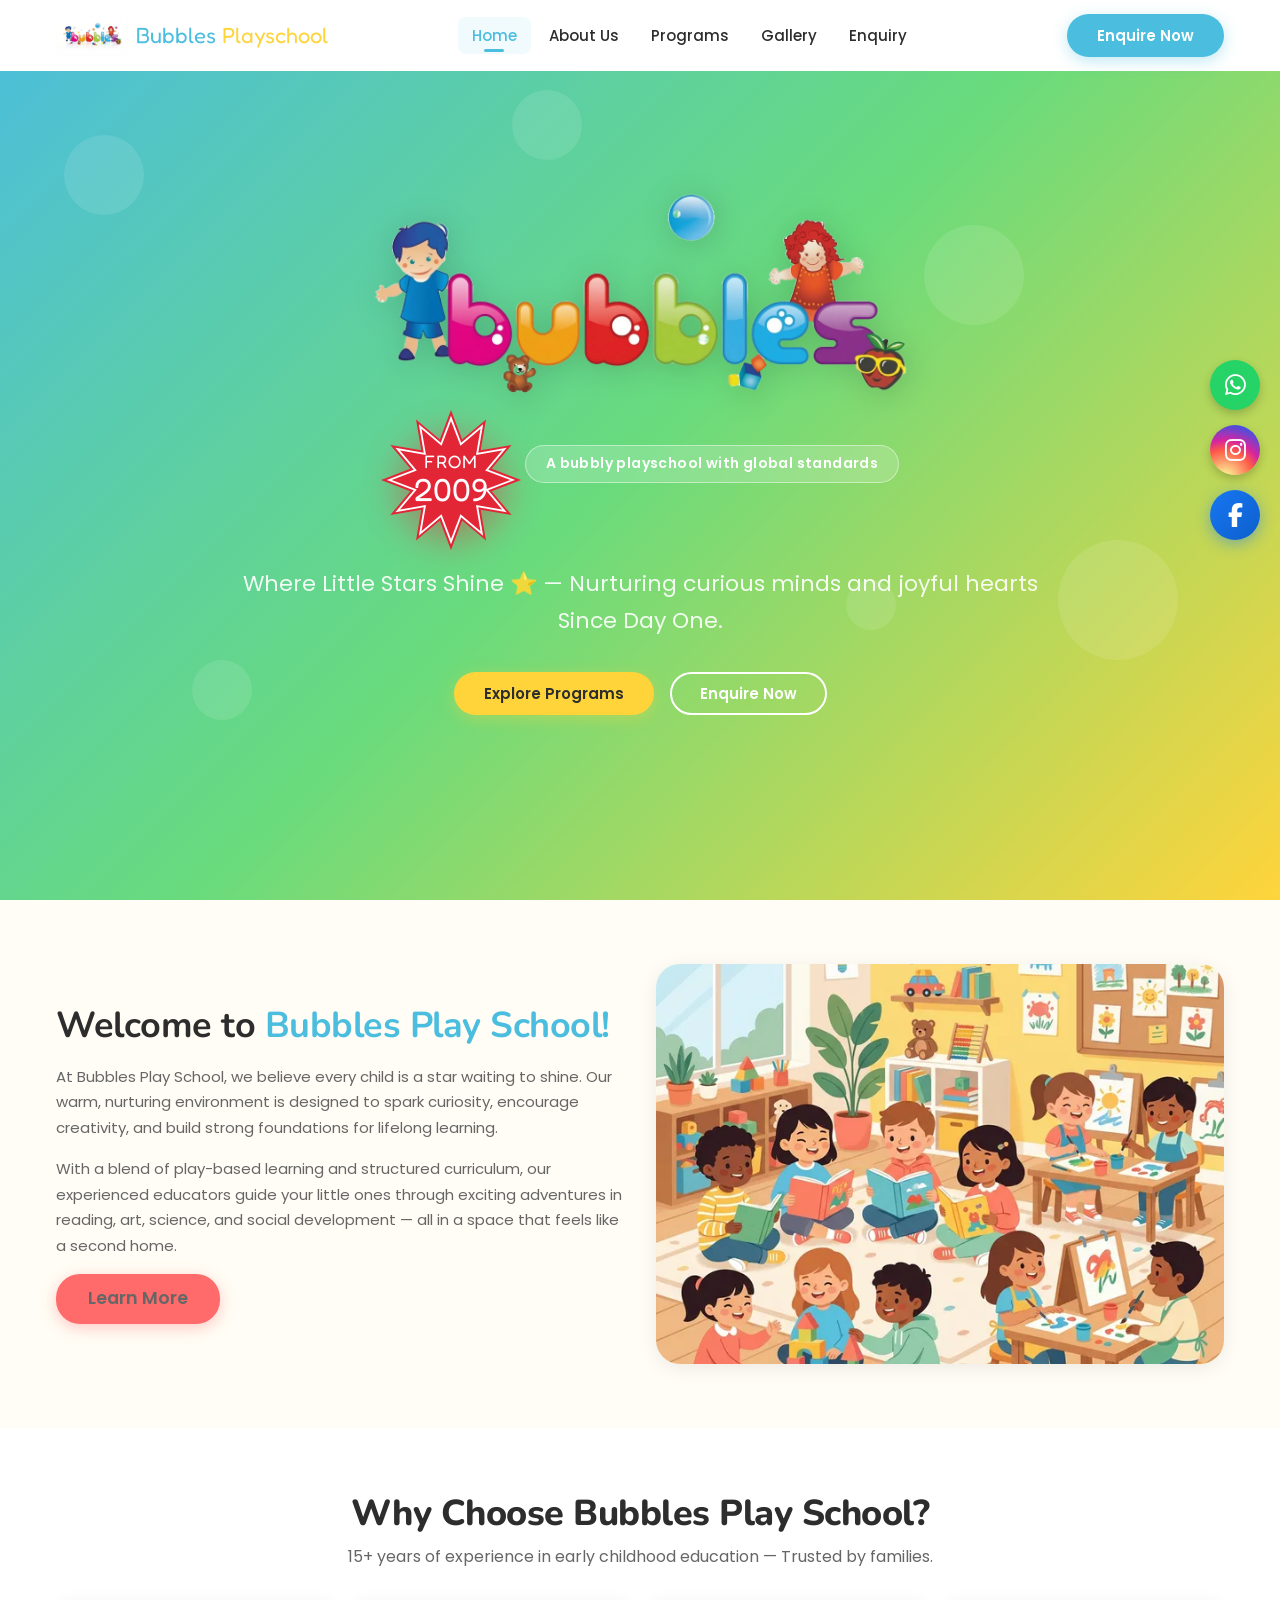
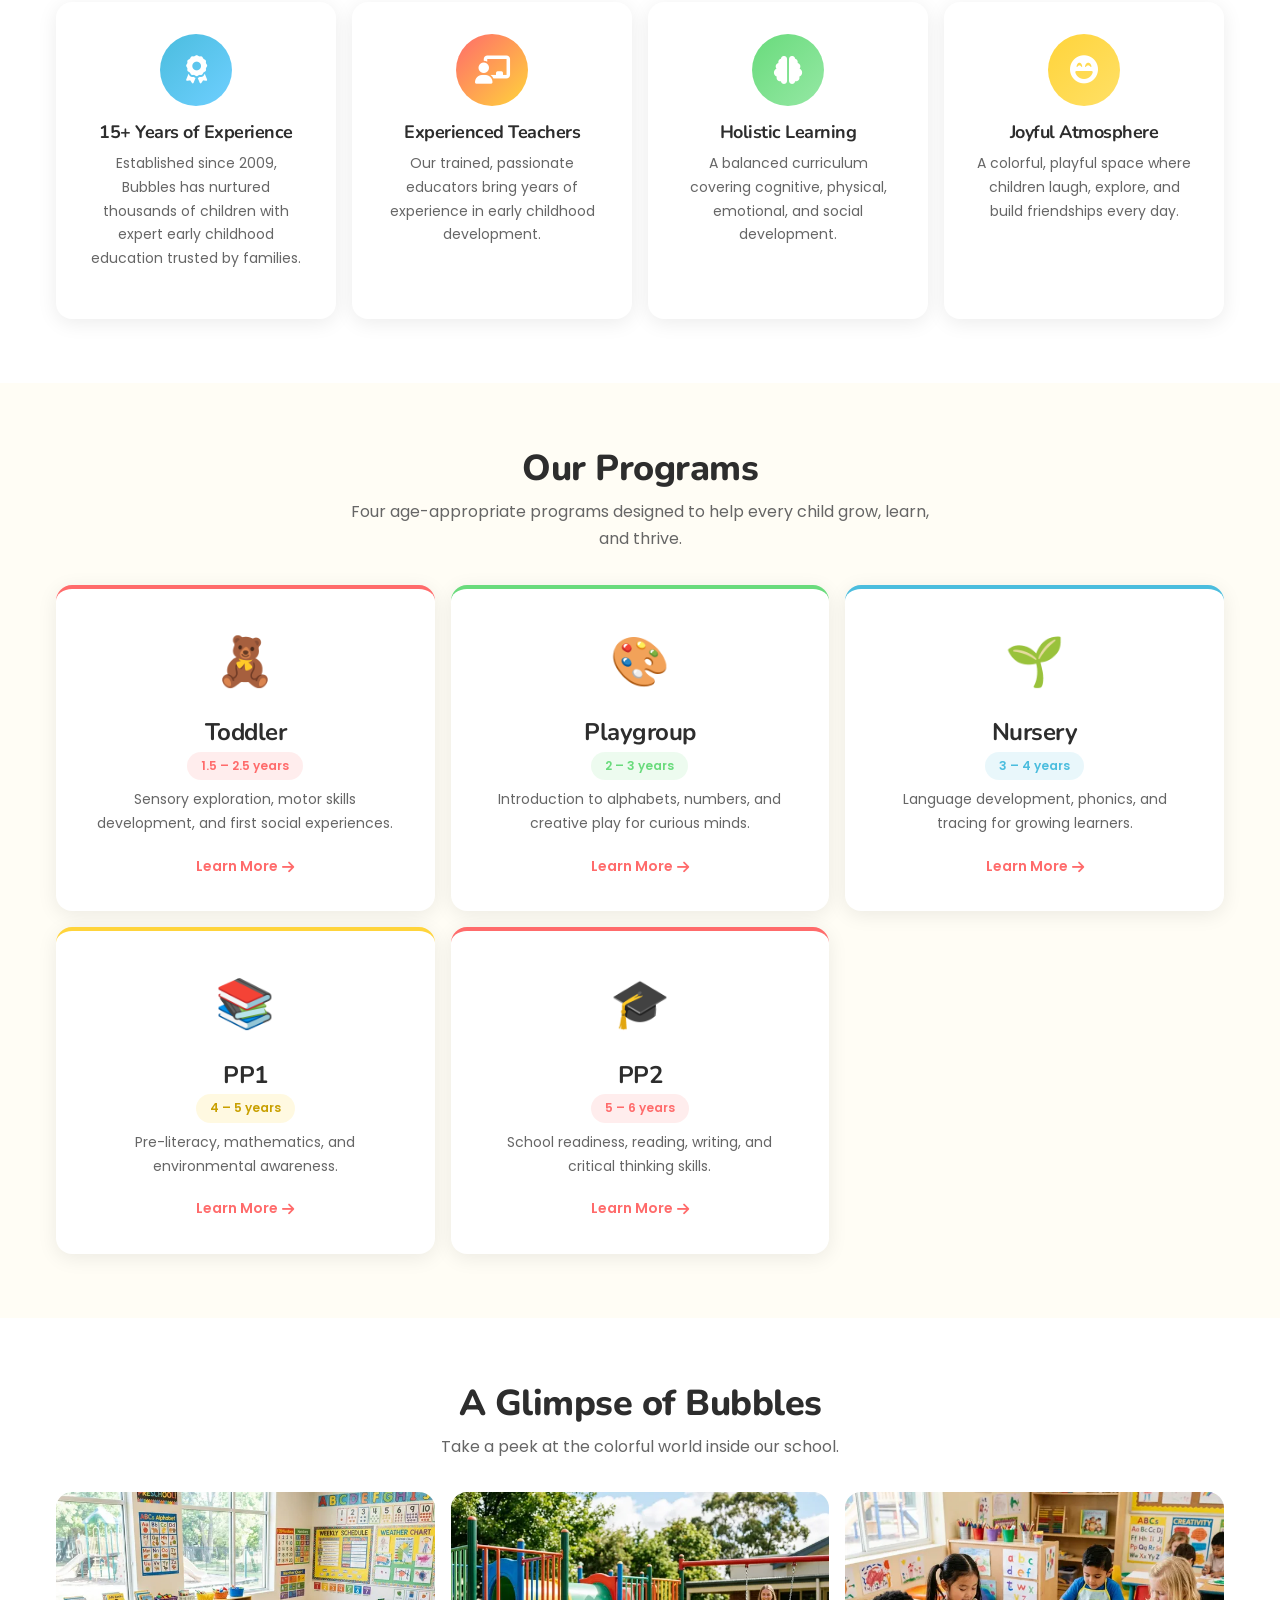
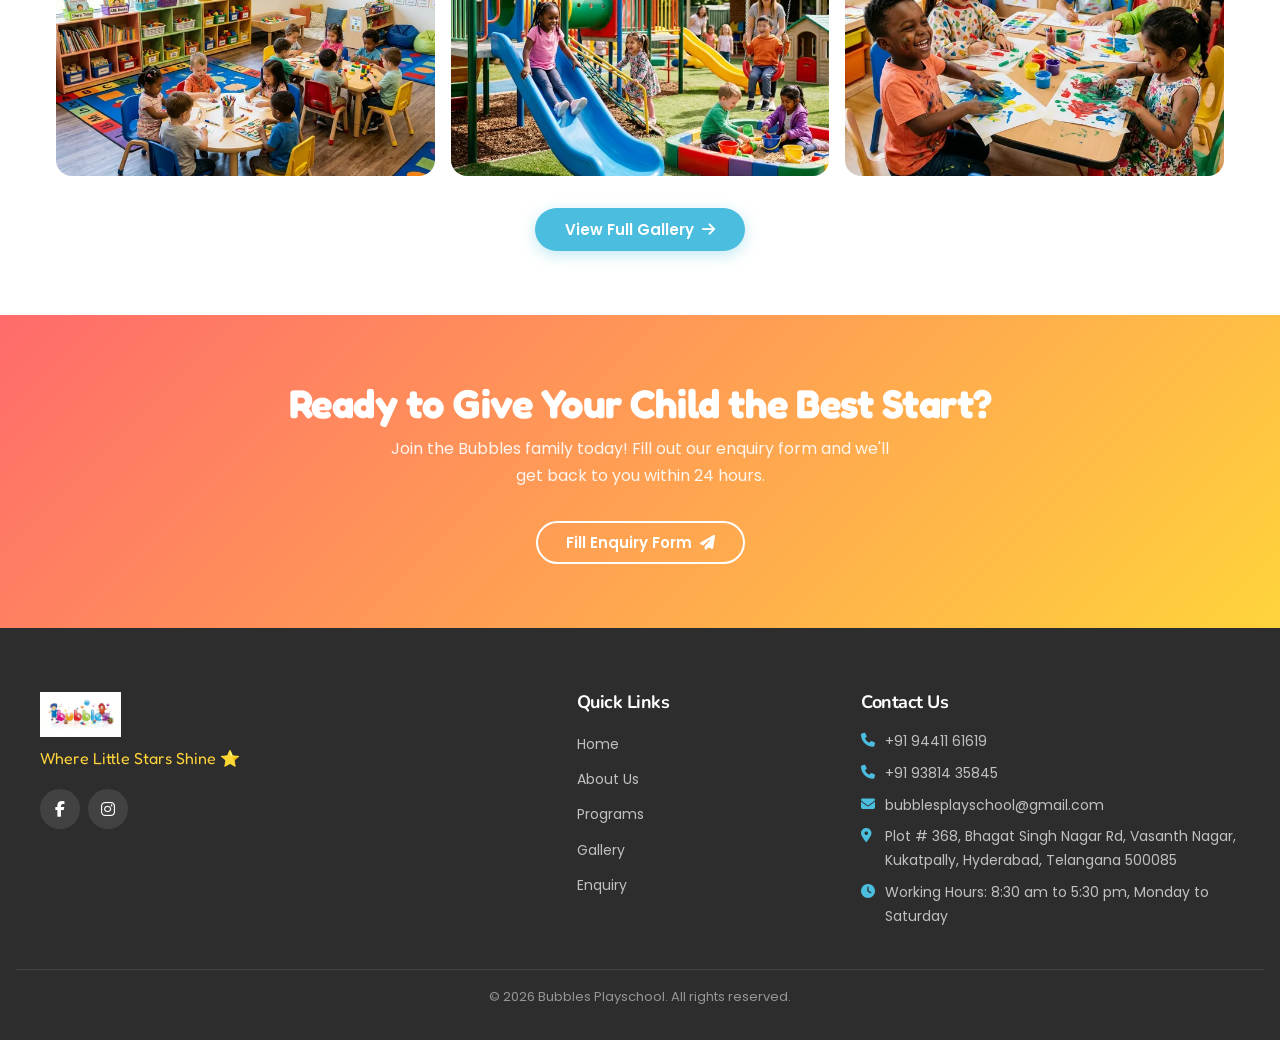
<file: index.html>
<!DOCTYPE html>
<html lang="en">

<head>
    <meta charset="UTF-8">
    <meta name="viewport" content="width=device-width, initial-scale=1.0">
    <meta name="description"
        content="Bubbles Playschool — Where Little Stars Shine. A nurturing preschool offering Toddler, Playgroup, Nursery, PP1, and PP2 programs for children aged 1.5 to 6 years.">

    <!-- Open Graph -->
    <meta property="og:title" content="Bubbles Playschool — Where Little Stars Shine">
    <meta property="og:description" content="A nurturing preschool offering Playgroup, Nursery, PP1, and PP2 programs.">
    <meta property="og:type" content="website">
    <meta property="og:image" content="images/hero-bg.webp">

    <title>Bubbles Playschool — Where Little Stars Shine ⭐</title>

    <!-- Preloads for Performance -->
    <link rel="preload" href="images/bubbles-hero-logo.webp" as="image">
    <link rel="preload" href="images/hero-bg.webp" as="image">

    <!-- Favicon -->
    <link rel="icon" href="images/logo.webp" type="image/webp">

    <!-- Google Fonts -->
    <link rel="preconnect" href="https://fonts.googleapis.com">
    <link rel="preconnect" href="https://fonts.gstatic.com" crossorigin>
    <link
        href="https://fonts.googleapis.com/css2?family=Fredoka+One&family=Nunito:wght@700;800;900&family=Poppins:wght@400;500;600&display=swap"
        rel="stylesheet">

    <!-- FontAwesome -->
    <link rel="stylesheet" href="https://cdnjs.cloudflare.com/ajax/libs/font-awesome/6.5.0/css/all.min.css">

    <!-- Custom CSS -->
    <link rel="stylesheet" href="css/styles.css">
    <link rel="stylesheet" href="css/responsive.css">
</head>

<body>

    <!-- === NAVIGATION BAR === -->
    <nav class="navbar" id="navbar">
        <div class="nav-container">
            <a href="index.html" class="nav-logo">
                <img src="images/logo.webp" alt="Bubbles Playschool Logo">
                <span>Bubbles <span class="logo-accent">Playschool</span></span>
            </a>
            <ul class="nav-links" id="navLinks">
                <li><a href="index.html" class="nav-link active">Home</a></li>
                <li><a href="pages/about.html" class="nav-link">About Us</a></li>
                <li><a href="pages/programs.html" class="nav-link">Programs</a></li>
                <li><a href="pages/gallery.html" class="nav-link">Gallery</a></li>
                <li><a href="pages/enquiry.html" class="nav-link">Enquiry</a></li>
            </ul>
            <a href="pages/enquiry.html" class="btn btn-primary nav-cta">Enquire Now</a>
            <button class="hamburger" id="hamburger" aria-label="Toggle Menu">
                <span></span><span></span><span></span>
            </button>
        </div>
    </nav>
    <!-- === END NAVBAR === -->

    <main>

        <!-- === HERO SECTION === -->
        <section class="hero" id="hero">
            <div class="bubble bubble-1"></div>
            <div class="bubble bubble-2"></div>
            <div class="bubble bubble-3"></div>
            <div class="bubble bubble-4"></div>
            <div class="bubble bubble-5"></div>
            <div class="bubble bubble-6"></div>
            <div class="hero-content">
                <h1 class="hero-title"><img src="images/bubbles-hero-logo.webp" alt="Bubbles Playschool"
                        class="hero-logo-img"></h1>
                <div class="hero-starburst-badge">
                    <svg viewBox="0 0 100 100" class="starburst-svg" xmlns="http://www.w3.org/2000/svg">
                        <g transform="translate(50,50)">
                            <polygon fill="#E32636" points="50,0 29,8 43.3,25 21.2,21.2 25,43.3 8,29 0,50 -8,29 -25,43.3 -21.2,21.2 -43.3,25 -29,8 -50,0 -29,-8 -43.3,-25 -21.2,-21.2 -25,-43.3 -8,-29 0,-50 8,-29 25,-43.3 21.2,-21.2 43.3,-25 29,-8" />
                            <polygon fill="none" stroke="white" stroke-width="1.5" transform="scale(0.88)" points="50,0 29,8 43.3,25 21.2,21.2 25,43.3 8,29 0,50 -8,29 -25,43.3 -21.2,21.2 -43.3,25 -29,8 -50,0 -29,-8 -43.3,-25 -21.2,-21.2 -25,-43.3 -8,-29 0,-50 8,-29 25,-43.3 21.2,-21.2 43.3,-25 29,-8" />
                        </g>
                    </svg>
                    <div class="starburst-text">
                        <span class="text-top">FROM</span>
                        <span class="text-bottom">2009</span>
                    </div>
                </div>
                <p class="hero-pill-badge">A bubbly playschool with global standards</p>
                <p class="hero-subtitle">Where Little Stars Shine ⭐ — Nurturing curious minds and joyful hearts Since Day One.</p>
                <div class="hero-buttons">
                    <a href="pages/programs.html" class="btn btn-secondary">Explore Programs</a>
                    <a href="pages/enquiry.html" class="btn btn-outline">Enquire Now</a>
                </div>
            </div>
        </section>

        <!-- === WELCOME SECTION === -->
        <section class="section welcome" id="welcome">
            <div class="container">
                <div class="welcome-grid">
                    <div class="welcome-text fade-in">
                        <h2>Welcome to <span>Bubbles Play School!</span></h2>
                        <p>At Bubbles Play School, we believe every child is a star waiting to shine. Our warm,
                            nurturing
                            environment is designed to spark curiosity, encourage creativity, and build strong
                            foundations for lifelong learning.</p>
                        <p>With a blend of play-based learning and structured curriculum, our experienced educators
                            guide your little ones through exciting adventures in reading, art, science, and social
                            development — all in a space that feels like a second home.</p>
                        <a href="pages/about.html" class="btn btn-danger">Learn More</a>
                    </div>
                    <div class="welcome-image fade-in fade-in-delay-2">
                        <img src="images/welcome-illustration.webp" loading="lazy"
                            alt="Children learning and playing together at Bubbles Playschool">
                    </div>
                </div>
            </div>
        </section>

        <!-- === WHY CHOOSE US === -->
        <section class="section why-us" id="why-us">
            <div class="container">
                <h2 class="section-title fade-in">Why Choose Bubbles Play School?</h2>
                <p class="section-subtitle fade-in">15+ years of experience in early childhood education — Trusted by
                    families.</p>
                <div class="grid-4">
                    <div class="card why-card fade-in fade-in-delay-1">
                        <div class="why-card-icon blue">
                            <i class="fas fa-award"></i>
                        </div>
                        <h3>15+ Years of Experience</h3>
                        <p>Established since 2009, Bubbles has nurtured thousands of children with expert early
                            childhood education trusted by families.</p>
                    </div>
                    <div class="card why-card fade-in fade-in-delay-2">
                        <div class="why-card-icon coral">
                            <i class="fas fa-chalkboard-teacher"></i>
                        </div>
                        <h3>Experienced Teachers</h3>
                        <p>Our trained, passionate educators bring years of experience in early childhood development.
                        </p>
                    </div>
                    <div class="card why-card fade-in fade-in-delay-3">
                        <div class="why-card-icon green">
                            <i class="fas fa-brain"></i>
                        </div>
                        <h3>Holistic Learning</h3>
                        <p>A balanced curriculum covering cognitive, physical, emotional, and social development.</p>
                    </div>
                    <div class="card why-card fade-in fade-in-delay-4">
                        <div class="why-card-icon yellow">
                            <i class="fas fa-laugh-beam"></i>
                        </div>
                        <h3>Joyful Atmosphere</h3>
                        <p>A colorful, playful space where children laugh, explore, and build friendships every day.</p>
                    </div>
                </div>
            </div>
        </section>

        <!-- === PROGRAMS PREVIEW === -->
        <section class="section programs-preview" id="programs">
            <div class="container">
                <h2 class="section-title fade-in">Our Programs</h2>
                <p class="section-subtitle fade-in">Four age-appropriate programs designed to help every child grow,
                    learn, and thrive.</p>
                <div class="grid-3">
                    <div class="program-preview-card card-playgroup-accent fade-in fade-in-delay-1">
                        <span class="program-emoji">🧸</span>
                        <h3>Toddler</h3>
                        <span class="age-range">1.5 – 2.5 years</span>
                        <p>Sensory exploration, motor skills development, and first social experiences.</p>
                        <a href="pages/programs.html" class="learn-more">Learn More <i
                                class="fas fa-arrow-right"></i></a>
                    </div>
                    <div class="program-preview-card card-nursery-accent fade-in fade-in-delay-2">
                        <span class="program-emoji">🎨</span>
                        <h3>Playgroup</h3>
                        <span class="age-range">2 – 3 years</span>
                        <p>Introduction to alphabets, numbers, and creative play for curious minds.</p>
                        <a href="pages/programs.html" class="learn-more">Learn More <i
                                class="fas fa-arrow-right"></i></a>
                    </div>
                    <div class="program-preview-card card-pp1-accent fade-in fade-in-delay-3">
                        <span class="program-emoji">🌱</span>
                        <h3>Nursery</h3>
                        <span class="age-range">3 – 4 years</span>
                        <p>Language development, phonics, and tracing for growing learners.</p>
                        <a href="pages/programs.html" class="learn-more">Learn More <i
                                class="fas fa-arrow-right"></i></a>
                    </div>
                    <div class="program-preview-card card-pp2-accent fade-in fade-in-delay-4">
                        <span class="program-emoji">📚</span>
                        <h3>PP1</h3>
                        <span class="age-range">4 – 5 years</span>
                        <p>Pre-literacy, mathematics, and environmental awareness.</p>
                        <a href="pages/programs.html" class="learn-more">Learn More <i
                                class="fas fa-arrow-right"></i></a>
                    </div>
                    <div class="program-preview-card card-playgroup-accent fade-in fade-in-delay-5">
                        <span class="program-emoji">🎓</span>
                        <h3>PP2</h3>
                        <span class="age-range">5 – 6 years</span>
                        <p>School readiness, reading, writing, and critical thinking skills.</p>
                        <a href="pages/programs.html" class="learn-more">Learn More <i
                                class="fas fa-arrow-right"></i></a>
                    </div>
                </div>
            </div>
        </section>

        <!-- === GALLERY TEASER === -->
        <section class="section gallery-teaser" id="gallery-teaser">
            <div class="container">
                <h2 class="section-title fade-in">A Glimpse of Bubbles</h2>
                <p class="section-subtitle fade-in">Take a peek at the colorful world inside our school.</p>
                <div class="gallery-teaser-grid fade-in">
                    <div class="gallery-teaser-item">
                        <img src="images/gallery/classroom-1.webp" loading="lazy"
                            alt="Bright colorful classroom at Bubbles Playschool">
                        <div class="overlay"><i class="fas fa-search-plus"></i></div>
                    </div>
                    <div class="gallery-teaser-item">
                        <img src="images/gallery/playarea-1.webp" loading="lazy"
                            alt="Children playing on outdoor playground">
                        <div class="overlay"><i class="fas fa-search-plus"></i></div>
                    </div>
                    <div class="gallery-teaser-item">
                        <img src="images/gallery/art-1.webp" loading="lazy" alt="Kids doing arts and crafts">
                        <div class="overlay"><i class="fas fa-search-plus"></i></div>
                    </div>
                </div>
                <div class="text-center">
                    <a href="pages/gallery.html" class="btn btn-primary">View Full Gallery <i
                            class="fas fa-arrow-right"></i></a>
                </div>
            </div>
        </section>

        <!-- === CTA BANNER === -->
        <section class="cta-banner" id="cta">
            <div class="container">
                <h2 class="fade-in">Ready to Give Your Child the Best Start?</h2>
                <p class="fade-in">Join the Bubbles family today! Fill out our enquiry form and we'll get back to you within 24 hours.</p>
                <a href="pages/enquiry.html" class="btn btn-outline fade-in">Fill Enquiry Form <i class="fas fa-paper-plane"></i></a>
            </div>
        </section>

    </main>

    <!-- === FLOATING CONTACT BUTTONS === -->
    <div class="floating-contact">
        <a href="https://wa.me/919381435845" target="_blank" class="float-btn whatsapp" aria-label="Chat on WhatsApp">
            <i class="fab fa-whatsapp"></i>
        </a>
        <a href="https://www.instagram.com/bubblesplayschool2009?igsh=NmpwZ2VvZmoyZ3Ax" target="_blank" class="float-btn instagram" aria-label="Follow on Instagram">
            <i class="fab fa-instagram"></i>
        </a>
        <a href="https://www.facebook.com/bubblesplayschool" target="_blank" class="float-btn facebook" aria-label="Follow on Facebook">
            <i class="fab fa-facebook-f"></i>
        </a>
    </div>

    <!-- === FOOTER === -->
    <footer class="footer">
        <div class="footer-container">
            <div class="footer-brand">
                <img src="images/logo.webp" loading="lazy" alt="Bubbles Playschool">
                <p class="footer-tagline">Where Little Stars Shine ⭐</p>
                <div class="footer-socials">
                    <a href="#" aria-label="Facebook"><i class="fab fa-facebook-f"></i></a>
                    <a href="https://www.instagram.com/bubblesplayschool2009?igsh=NmpwZ2VvZmoyZ3Ax" target="_blank"
                        aria-label="Instagram"><i class="fab fa-instagram"></i></a>
                </div>
            </div>
            <div class="footer-links">
                <h4>Quick Links</h4>
                <ul>
                    <li><a href="index.html">Home</a></li>
                    <li><a href="pages/about.html">About Us</a></li>
                    <li><a href="pages/programs.html">Programs</a></li>
                    <li><a href="pages/gallery.html">Gallery</a></li>
                    <li><a href="pages/enquiry.html">Enquiry</a></li>
                </ul>
            </div>
            <div class="footer-contact">
                <h4>Contact Us</h4>
                <p><i class="fas fa-phone"></i> +91 94411 61619</p>
                <p><i class="fas fa-phone"></i> +91 93814 35845</p>
                <p><i class="fas fa-envelope"></i> bubblesplayschool@gmail.com</p>
                <p><i class="fas fa-map-marker-alt"></i> Plot # 368, Bhagat Singh Nagar Rd, Vasanth Nagar, Kukatpally, Hyderabad, Telangana 500085</p>
                <p><i class="fas fa-clock"></i> Working Hours: 8:30 am to 5:30 pm, Monday to Saturday</p>
            </div>
        </div>
        <div class="footer-bottom">
            <p>&copy; 2026 Bubbles Playschool. All rights reserved.</p>
        </div>
    </footer>
    <!-- === END FOOTER === -->

    <!-- Scripts -->
    <script src="js/main.js" defer></script>

</body>

</html>
</file>
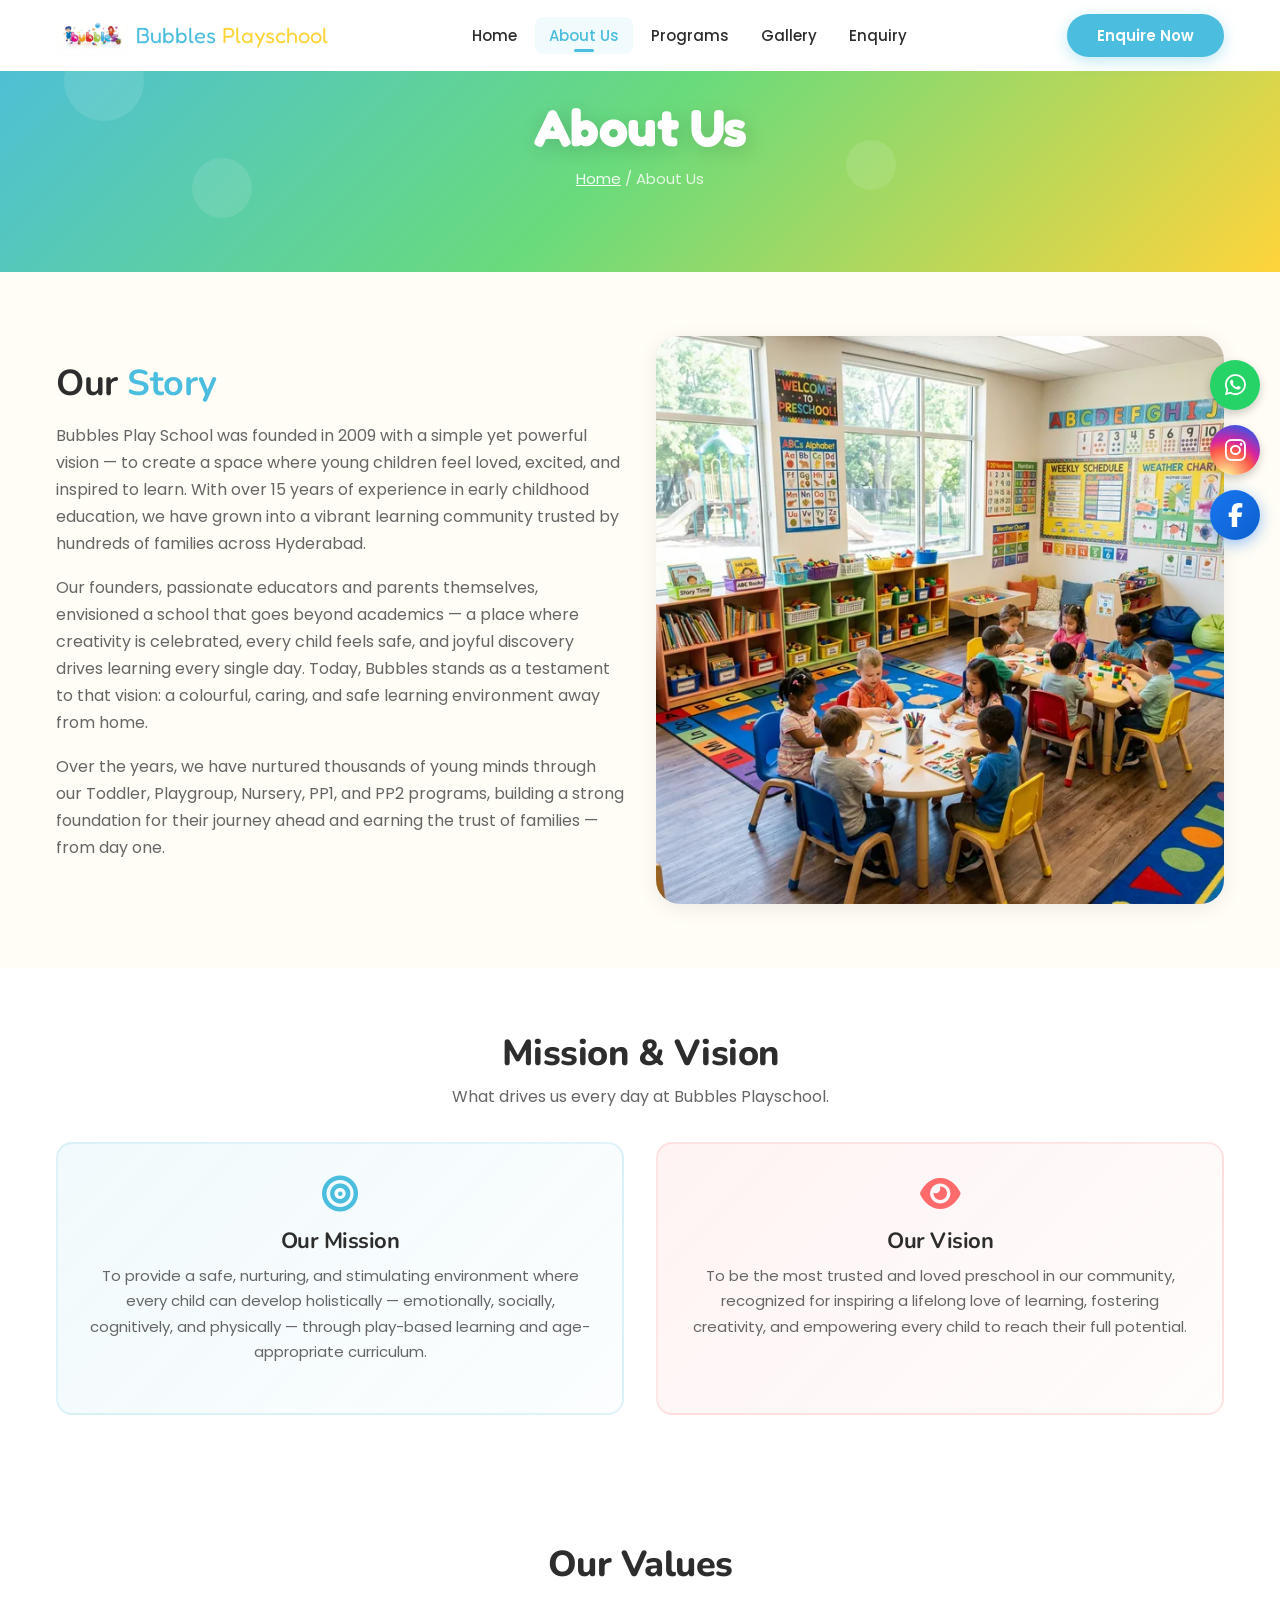
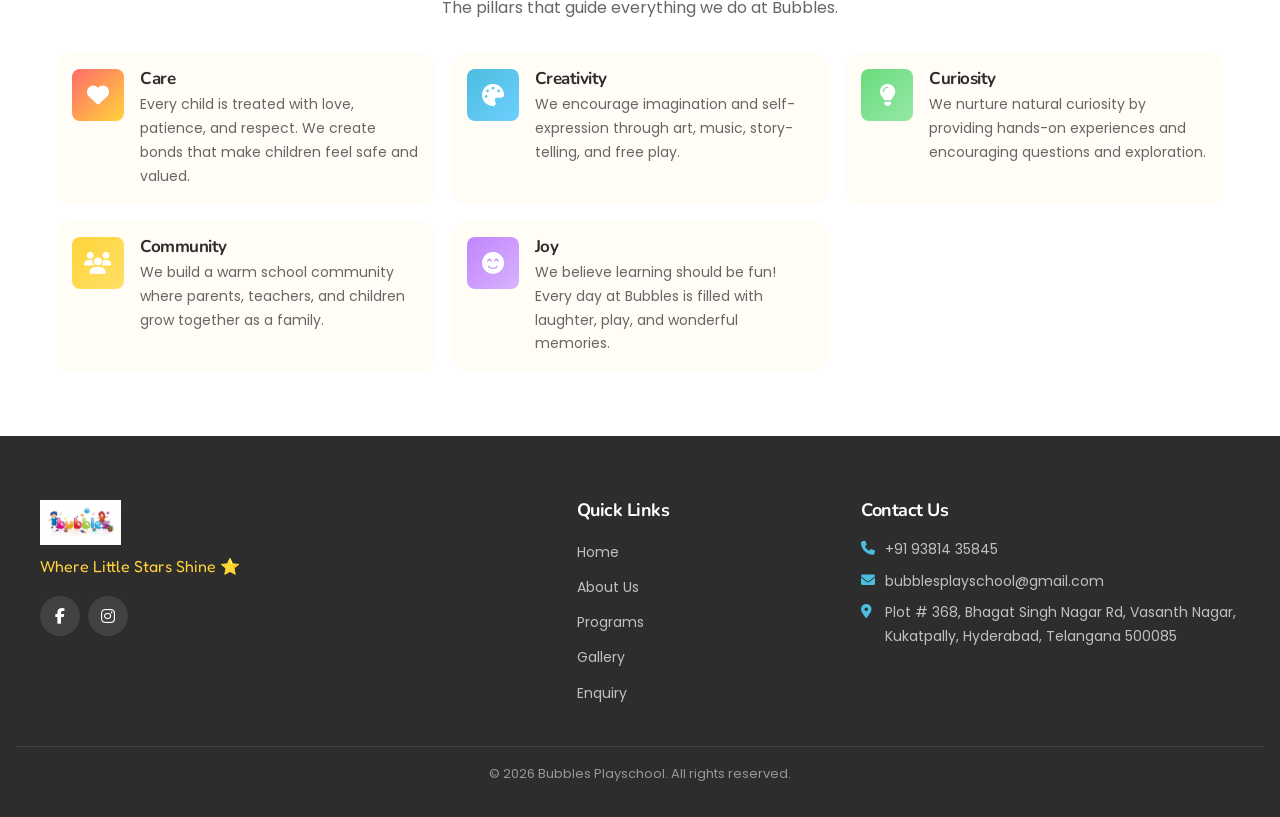
<file: pages/about.html>
<!DOCTYPE html>
<html lang="en">

<head>
    <meta charset="UTF-8">
    <meta name="viewport" content="width=device-width, initial-scale=1.0">
    <meta name="description"
        content="Learn about Bubbles Playschool — our story, mission, vision, values, and the team dedicated to nurturing your child's growth.">
    <title>About Us | Bubbles Playschool</title>

    <!-- Favicon -->
    <link rel="icon" href="../images/logo.webp" type="image/webp">

    <!-- Google Fonts -->
    <link rel="preconnect" href="https://fonts.googleapis.com">
    <link rel="preconnect" href="https://fonts.gstatic.com" crossorigin>
    <link
        href="https://fonts.googleapis.com/css2?family=Fredoka+One&family=Nunito:wght@700;800;900&family=Poppins:wght@400;500;600&display=swap"
        rel="stylesheet">

    <!-- FontAwesome -->
    <link rel="stylesheet" href="https://cdnjs.cloudflare.com/ajax/libs/font-awesome/6.5.0/css/all.min.css">

    <!-- Custom CSS -->
    <link rel="stylesheet" href="../css/styles.css">
    <link rel="stylesheet" href="../css/responsive.css">
</head>

<body>

    <!-- === NAVIGATION BAR === -->
    <nav class="navbar" id="navbar">
        <div class="nav-container">
            <a href="../index.html" class="nav-logo">
                <img src="../images/logo.webp" alt="Bubbles Playschool Logo">
                <span>Bubbles <span class="logo-accent">Playschool</span></span>
            </a>
            <ul class="nav-links" id="navLinks">
                <li><a href="../index.html" class="nav-link">Home</a></li>
                <li><a href="about.html" class="nav-link active">About Us</a></li>
                <li><a href="programs.html" class="nav-link">Programs</a></li>
                <li><a href="gallery.html" class="nav-link">Gallery</a></li>
                <li><a href="enquiry.html" class="nav-link">Enquiry</a></li>
            </ul>
            <a href="enquiry.html" class="btn btn-primary nav-cta">Enquire Now</a>
            <button class="hamburger" id="hamburger" aria-label="Toggle Menu">
                <span></span><span></span><span></span>
            </button>
        </div>
    </nav>
    <!-- === END NAVBAR === -->

    <main>

        <!-- === PAGE HERO === -->
        <section class="page-hero">
            <div class="bubble bubble-1"></div>
            <div class="bubble bubble-3"></div>
            <div class="bubble bubble-5"></div>
            <h1 class="page-hero-title">About Us</h1>
            <p class="page-hero-breadcrumb"><a href="../index.html">Home</a> / About Us</p>
        </section>

        <!-- === OUR STORY === -->
        <section class="section about-story">
            <div class="container">
                <div class="about-story-grid">
                    <div class="about-story-text fade-in">
                        <h2>Our <span>Story</span></h2>
                        <p>Bubbles Play School was founded in 2009 with a simple yet powerful vision — to create a
                            space where young children feel loved, excited, and inspired to learn. With over 15 years
                            of experience in early childhood education, we have grown into a vibrant learning community
                            trusted by hundreds of families across Hyderabad.</p>
                        <p>Our founders, passionate educators and parents themselves, envisioned a school that goes
                            beyond academics — a place where creativity is celebrated, every child feels safe, and
                            joyful discovery drives learning every single day. Today, Bubbles stands as a testament to
                            that vision: a colourful, caring, and safe learning environment away from home.</p>
                        <p>Over the years, we have nurtured thousands of young minds through our Toddler, Playgroup,
                            Nursery, PP1, and PP2 programs, building a strong foundation for their journey ahead and
                            earning the trust of families — from day one.</p>
                    </div>
                    <div class="about-story-image fade-in fade-in-delay-2">
                        <img src="../images/about-story.webp" loading="lazy" alt="Colorful classroom at Bubbles Playschool">
                    </div>
                </div>
            </div>
        </section>

        <!-- === MISSION & VISION === -->
        <section class="section mission-vision">
            <div class="container">
                <h2 class="section-title fade-in">Mission & Vision</h2>
                <p class="section-subtitle fade-in">What drives us every day at Bubbles Playschool.</p>
                <div class="mv-grid">
                    <div class="mv-card mission fade-in fade-in-delay-1">
                        <i class="fas fa-bullseye"></i>
                        <h3>Our Mission</h3>
                        <p>To provide a safe, nurturing, and stimulating environment where every child can develop
                            holistically — emotionally, socially, cognitively, and physically — through play-based
                            learning and age-appropriate curriculum.</p>
                    </div>
                    <div class="mv-card vision fade-in fade-in-delay-2">
                        <i class="fas fa-eye"></i>
                        <h3>Our Vision</h3>
                        <p>To be the most trusted and loved preschool in our community, recognized for inspiring a
                            lifelong love of learning, fostering creativity, and empowering every child to reach their
                            full potential.</p>
                    </div>
                </div>
            </div>
        </section>


        <!-- === OUR VALUES === -->
        <section class="section values">
            <div class="container">
                <h2 class="section-title fade-in">Our Values</h2>
                <p class="section-subtitle fade-in">The pillars that guide everything we do at Bubbles.</p>
                <div class="grid-3">
                    <div class="value-item fade-in fade-in-delay-1">
                        <div class="value-icon" style="background: var(--gradient-cta);">
                            <i class="fas fa-heart"></i>
                        </div>
                        <div>
                            <h3>Care</h3>
                            <p>Every child is treated with love, patience, and respect. We create bonds that make
                                children feel safe and valued.</p>
                        </div>
                    </div>
                    <div class="value-item fade-in fade-in-delay-2">
                        <div class="value-icon" style="background: var(--gradient-blue);">
                            <i class="fas fa-palette"></i>
                        </div>
                        <div>
                            <h3>Creativity</h3>
                            <p>We encourage imagination and self-expression through art, music, story-telling, and free
                                play.</p>
                        </div>
                    </div>
                    <div class="value-item fade-in fade-in-delay-3">
                        <div class="value-icon" style="background: linear-gradient(135deg, #69DB7C, #95E8A4);">
                            <i class="fas fa-lightbulb"></i>
                        </div>
                        <div>
                            <h3>Curiosity</h3>
                            <p>We nurture natural curiosity by providing hands-on experiences and encouraging questions
                                and exploration.</p>
                        </div>
                    </div>
                    <div class="value-item fade-in fade-in-delay-1">
                        <div class="value-icon" style="background: linear-gradient(135deg, #FFD43B, #FFE066);">
                            <i class="fas fa-users"></i>
                        </div>
                        <div>
                            <h3>Community</h3>
                            <p>We build a warm school community where parents, teachers, and children grow together as a
                                family.</p>
                        </div>
                    </div>
                    <div class="value-item fade-in fade-in-delay-2">
                        <div class="value-icon" style="background: linear-gradient(135deg, #c084fc, #d8b4fe);">
                            <i class="fas fa-smile-beam"></i>
                        </div>
                        <div>
                            <h3>Joy</h3>
                            <p>We believe learning should be fun! Every day at Bubbles is filled with laughter, play,
                                and wonderful memories.</p>
                        </div>
                    </div>
                </div>
            </div>
        </section>

    </main>

    <!-- === FLOATING CONTACT BUTTONS === -->
    <div class="floating-contact">
        <a href="https://wa.me/919381435845" target="_blank" class="float-btn whatsapp" aria-label="Chat on WhatsApp">
            <i class="fab fa-whatsapp"></i>
        </a>
        <a href="https://www.instagram.com/bubblesplayschool2009?igsh=NmpwZ2VvZmoyZ3Ax" target="_blank" class="float-btn instagram" aria-label="Follow on Instagram">
            <i class="fab fa-instagram"></i>
        </a>
        <a href="https://www.facebook.com/bubblesplayschool" target="_blank" class="float-btn facebook" aria-label="Follow on Facebook">
            <i class="fab fa-facebook-f"></i>
        </a>
    </div>

    <!-- === FOOTER === -->
    <footer class="footer">
        <div class="footer-container">
            <div class="footer-brand">
                <img src="../images/logo.webp" loading="lazy" alt="Bubbles Playschool">
                <p class="footer-tagline">Where Little Stars Shine ⭐</p>
                <div class="footer-socials">
                    <a href="#" aria-label="Facebook"><i class="fab fa-facebook-f"></i></a>
                    <a href="#" aria-label="Instagram"><i class="fab fa-instagram"></i></a>
                </div>
            </div>
            <div class="footer-links">
                <h4>Quick Links</h4>
                <ul>
                    <li><a href="../index.html">Home</a></li>
                    <li><a href="about.html">About Us</a></li>
                    <li><a href="programs.html">Programs</a></li>
                    <li><a href="gallery.html">Gallery</a></li>
                    <li><a href="enquiry.html">Enquiry</a></li>
                </ul>
            </div>
            <div class="footer-contact">
                <h4>Contact Us</h4>
                <p><i class="fas fa-phone"></i> +91 93814 35845</p>
                <p><i class="fas fa-envelope"></i> bubblesplayschool@gmail.com</p>
                <p><i class="fas fa-map-marker-alt"></i> Plot # 368, Bhagat Singh Nagar Rd, Vasanth Nagar, Kukatpally, Hyderabad, Telangana 500085</p>
            </div>
        </div>
        <div class="footer-bottom">
            <p>&copy; 2026 Bubbles Playschool. All rights reserved.</p>
        </div>
    </footer>
    <!-- === END FOOTER === -->

    <!-- Scripts -->
    <script src="../js/main.js" defer></script>

</body>

</html>
</file>
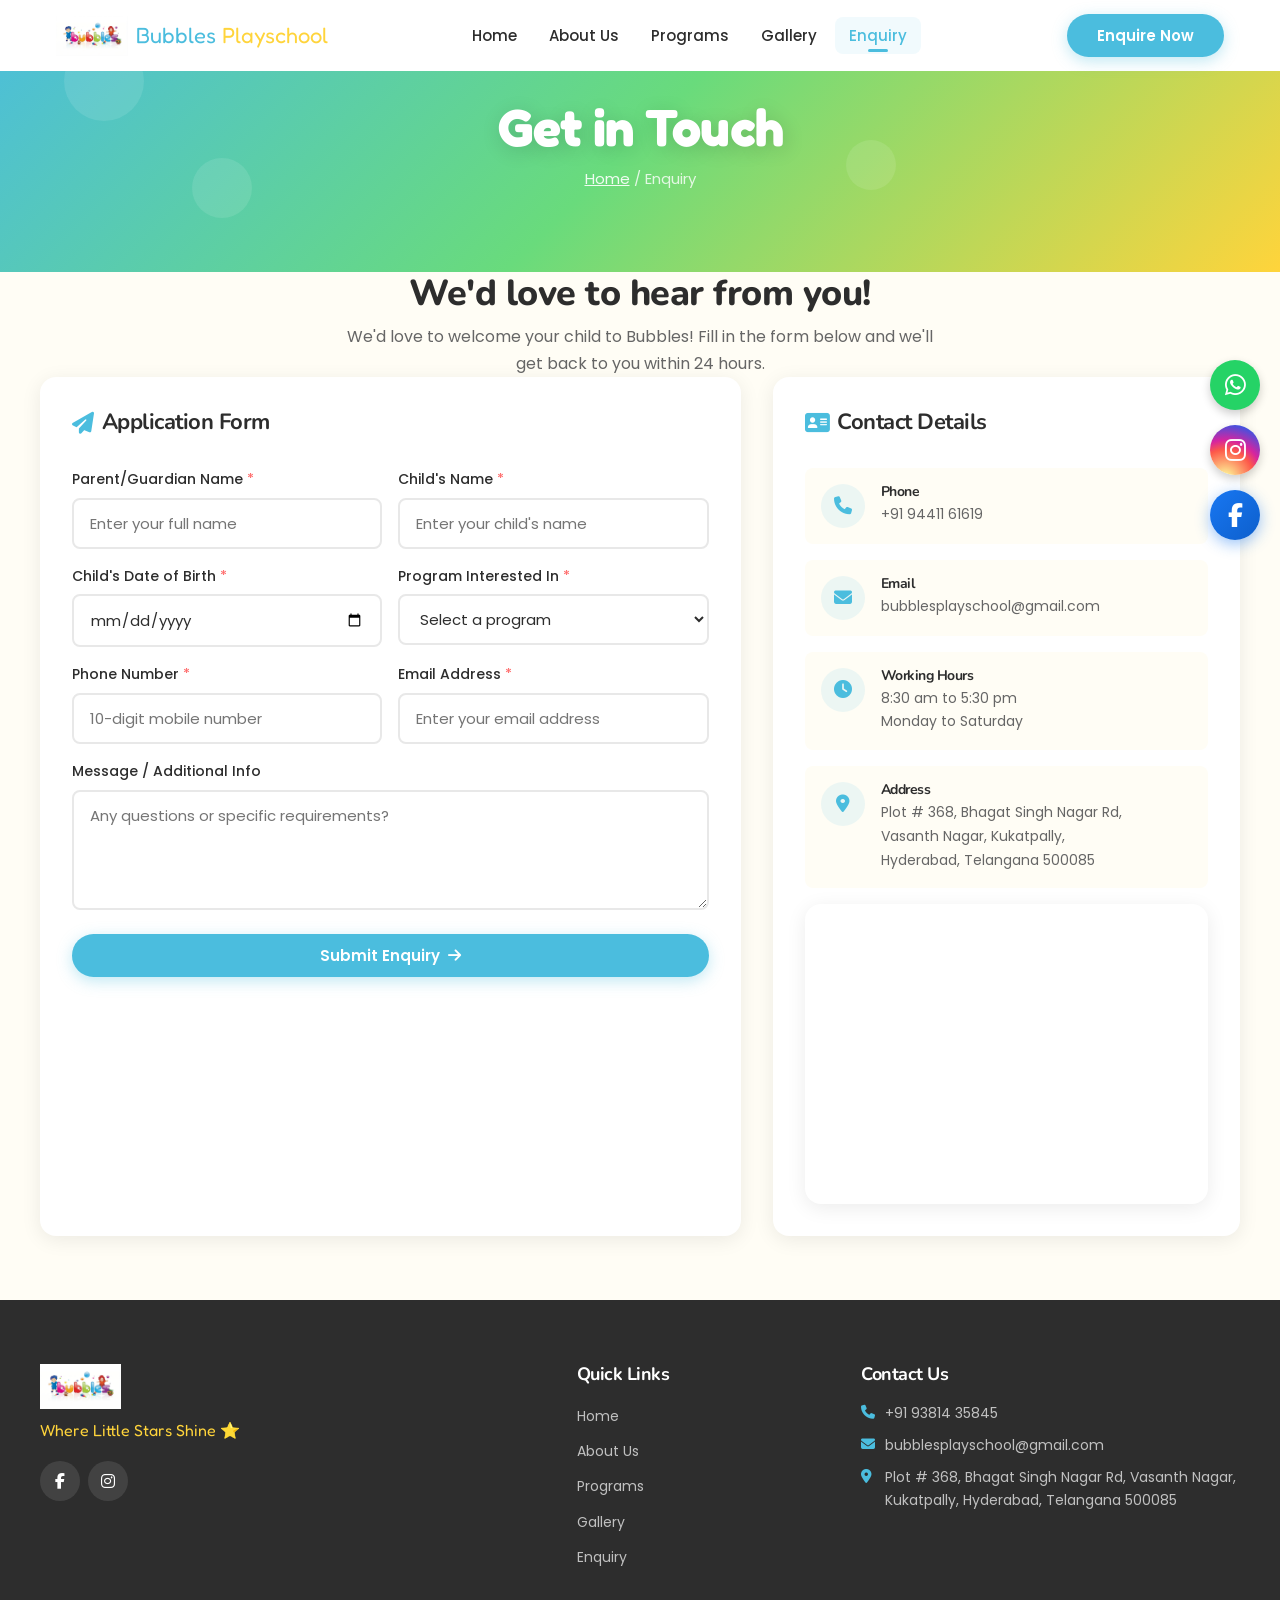
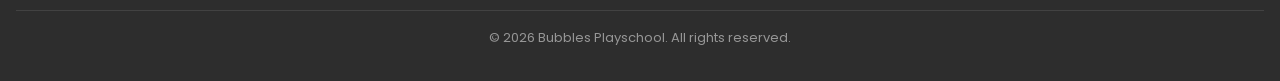
<file: pages/enquiry.html>
<!DOCTYPE html>
<html lang="en">

<head>
    <meta charset="UTF-8">
    <meta name="viewport" content="width=device-width, initial-scale=1.0">
    <meta name="description"
        content="Get in touch with Bubbles Playschool. Fill our enquiry form for admissions in Playgroup, Nursery, PP1, and PP2 programs.">
    <title>Enquiry | Bubbles Playschool</title>

    <link rel="icon" href="../images/logo.webp" type="image/webp">
    <link rel="preconnect" href="https://fonts.googleapis.com">
    <link rel="preconnect" href="https://fonts.gstatic.com" crossorigin>
    <link
        href="https://fonts.googleapis.com/css2?family=Fredoka+One&family=Nunito:wght@700;800;900&family=Poppins:wght@400;500;600&display=swap"
        rel="stylesheet">
    <link rel="stylesheet" href="https://cdnjs.cloudflare.com/ajax/libs/font-awesome/6.5.0/css/all.min.css">
    <link rel="stylesheet" href="../css/styles.css">
    <link rel="stylesheet" href="../css/responsive.css">

    <!-- Removed EmailJS -->
</head>

<body>

    <!-- === NAVIGATION BAR === -->
    <nav class="navbar" id="navbar">
        <div class="nav-container">
            <a href="../index.html" class="nav-logo">
                <img src="../images/logo.webp" alt="Bubbles Playschool Logo">
                <span>Bubbles <span class="logo-accent">Playschool</span></span>
            </a>
            <ul class="nav-links" id="navLinks">
                <li><a href="../index.html" class="nav-link">Home</a></li>
                <li><a href="about.html" class="nav-link">About Us</a></li>
                <li><a href="programs.html" class="nav-link">Programs</a></li>
                <li><a href="gallery.html" class="nav-link">Gallery</a></li>
                <li><a href="enquiry.html" class="nav-link active">Enquiry</a></li>
            </ul>
            <a href="enquiry.html" class="btn btn-primary nav-cta">Enquire Now</a>
            <button class="hamburger" id="hamburger" aria-label="Toggle Menu">
                <span></span><span></span><span></span>
            </button>
        </div>
    </nav>
    <!-- === END NAVBAR === -->

    <main>

        <!-- === PAGE HERO === -->
        <section class="page-hero">
            <div class="bubble bubble-1"></div>
            <div class="bubble bubble-3"></div>
            <div class="bubble bubble-5"></div>
            <h1 class="page-hero-title">Get in Touch</h1>
            <p class="page-hero-breadcrumb"><a href="../index.html">Home</a> / Enquiry</p>
        </section>

        <!-- === ENQUIRY CONTENT === -->
        <section class="section enquiry-content">
            <div class="enquiry-intro fade-in">
                <h2 class="section-title">We'd love to hear from you!</h2>
                <p class="section-subtitle">We'd love to welcome your child to Bubbles! Fill in the form below and we'll
                    get back to you within 24 hours.</p>
            </div>

            <div class="enquiry-grid">

                <!-- Form Column -->
                <div class="enquiry-form-card fade-in fade-in-delay-1">
                    <h3><i class="fas fa-paper-plane"></i> Application Form</h3>

                    <!-- Success Message (Hidden by default) -->
                    <div class="success-message" id="successMessage">
                        <i class="fas fa-check-circle"></i>
                        <h3>Thank You!</h3>
                        <p>Your enquiry has been sent successfully. Our team will contact you shortly regarding
                            admissions.</p>
                        <button class="btn btn-primary mt-4" style="margin-top:20px;"
                            onclick="window.location.reload();">Submit Another Enquiry</button>
                    </div>

                    <!-- Form -->
                    <form id="enquiryForm" action="https://formspree.io/f/xkoqzkad" method="POST" novalidate>
                        <div class="form-row">
                            <div class="form-group">
                                <label class="form-label" for="parent_name">Parent/Guardian Name <span
                                        class="required">*</span></label>
                                <input type="text" id="parent_name" name="parent_name" class="form-input"
                                    placeholder="Enter your full name" required>
                                <span class="error-text"></span>
                            </div>
                            <div class="form-group">
                                <label class="form-label" for="child_name">Child's Name <span
                                        class="required">*</span></label>
                                <input type="text" id="child_name" name="child_name" class="form-input"
                                    placeholder="Enter your child's name" required>
                                <span class="error-text"></span>
                            </div>
                        </div>

                        <div class="form-row">
                            <div class="form-group">
                                <label class="form-label" for="child_dob">Child's Date of Birth <span
                                        class="required">*</span></label>
                                <input type="date" id="child_dob" name="child_dob" class="form-input" required>
                                <span class="error-text"></span>
                            </div>
                            <div class="form-group">
                                <label class="form-label" for="program">Program Interested In <span
                                        class="required">*</span></label>
                                <select id="program" name="program" class="form-select" required>
                                    <option value="" disabled selected>Select a program</option>
                                    <option value="Toddler">Toddler (1.5 – 2.5 yrs)</option>
                                    <option value="Playgroup">Playgroup (2 – 3 yrs)</option>
                                    <option value="Nursery">Nursery (3 – 4 yrs)</option>
                                    <option value="PP1">PP1 (4 – 5 yrs)</option>
                                    <option value="PP2">PP2 (5 – 6 yrs)</option>
                                </select>
                                <span class="error-text"></span>
                            </div>
                        </div>

                        <div class="form-row">
                            <div class="form-group">
                                <label class="form-label" for="phone">Phone Number <span
                                        class="required">*</span></label>
                                <input type="tel" id="phone" name="phone" class="form-input"
                                    placeholder="10-digit mobile number" required>
                                <span class="error-text"></span>
                            </div>
                            <div class="form-group">
                                <label class="form-label" for="email">Email Address <span
                                        class="required">*</span></label>
                                <input type="email" id="email" name="email" class="form-input"
                                    placeholder="Enter your email address" required>
                                <span class="error-text"></span>
                            </div>
                        </div>

                        <div class="form-group">
                            <label class="form-label" for="message">Message / Additional Info</label>
                            <textarea id="message" name="message" class="form-textarea"
                                placeholder="Any questions or specific requirements?"></textarea>
                        </div>

                        <button type="submit" class="btn btn-primary btn-submit" style="width: 100%;">
                            Submit Enquiry <i class="fas fa-arrow-right"></i>
                        </button>
                    </form>
                </div>

                <!-- Contact & Map Column -->
                <div class="enquiry-contact-card fade-in fade-in-delay-2">
                    <h3><i class="fas fa-address-card"></i> Contact Details</h3>

                    <div class="contact-item">
                        <div class="contact-item-icon"><i class="fas fa-phone"></i></div>
                        <div>
                            <h4>Phone</h4>
                            <p>+91 94411 61619</p>
                        </div>
                    </div>

                    <div class="contact-item">
                        <div class="contact-item-icon"><i class="fas fa-envelope"></i></div>
                        <div>
                            <h4>Email</h4>
                            <!-- TODO: Add actual email -->
                            <p>bubblesplayschool@gmail.com</p>
                        </div>
                    </div>

                    <div class="contact-item">
                        <div class="contact-item-icon"><i class="fas fa-clock"></i></div>
                        <div>
                            <h4>Working Hours</h4>
                            <p>8:30 am to 5:30 pm<br>Monday to Saturday</p>
                        </div>
                    </div>

                    <div class="contact-item">
                        <div class="contact-item-icon"><i class="fas fa-map-marker-alt"></i></div>
                        <div>
                            <h4>Address</h4>
                            <p>Plot # 368, Bhagat Singh Nagar Rd,<br>Vasanth Nagar, Kukatpally,<br>Hyderabad, Telangana
                                500085</p>
                        </div>
                    </div>

                    <!-- Map Embed -->
                    <div class="enquiry-map">
                        <!-- TODO: Replace with actual Google Maps embed link -->
                        <iframe
                            src="https://www.google.com/maps/embed?pb=!1m18!1m12!1m3!1d3805.2957345444775!2d78.38641009999999!3d17.4933907!2m3!1f0!2f0!3f0!3m2!1i1024!2i768!4f13.1!3m3!1m2!1s0x3bcb91299889f63d%3A0x215d6f323f6cf079!2sBubbles%20Play%20School!5e0!3m2!1sen!2sin!4v1773483887952!5m2!1sen!2sin"
                            title="Bubbles Playschool Location" allowfullscreen="" loading="lazy"
                            referrerpolicy="no-referrer-when-downgrade"></iframe>
                    </div>

                </div>
            </div>
        </section>

    </main>

    <!-- === FLOATING CONTACT BUTTONS === -->
    <div class="floating-contact">
        <a href="https://wa.me/919381435845" target="_blank" class="float-btn whatsapp" aria-label="Chat on WhatsApp">
            <i class="fab fa-whatsapp"></i>
        </a>
        <a href="https://www.instagram.com/bubblesplayschool2009?igsh=NmpwZ2VvZmoyZ3Ax" target="_blank"
            class="float-btn instagram" aria-label="Follow on Instagram">
            <i class="fab fa-instagram"></i>
        </a>
        <a href="https://www.facebook.com/bubblesplayschool" target="_blank" class="float-btn facebook"
            aria-label="Follow on Facebook">
            <i class="fab fa-facebook-f"></i>
        </a>
    </div>

    <!-- === FOOTER === -->
    <footer class="footer">
        <div class="footer-container">
            <div class="footer-brand">
                <img src="../images/logo.webp" loading="lazy" alt="Bubbles Playschool">
                <p class="footer-tagline">Where Little Stars Shine ⭐</p>
                <div class="footer-socials">
                    <a href="#" aria-label="Facebook"><i class="fab fa-facebook-f"></i></a>
                    <a href="#" aria-label="Instagram"><i class="fab fa-instagram"></i></a>
                </div>
            </div>
            <div class="footer-links">
                <h4>Quick Links</h4>
                <ul>
                    <li><a href="../index.html">Home</a></li>
                    <li><a href="about.html">About Us</a></li>
                    <li><a href="programs.html">Programs</a></li>
                    <li><a href="gallery.html">Gallery</a></li>
                    <li><a href="enquiry.html">Enquiry</a></li>
                </ul>
            </div>
            <div class="footer-contact">
                <h4>Contact Us</h4>
                <p><i class="fas fa-phone"></i> +91 93814 35845</p>
                <p><i class="fas fa-envelope"></i> bubblesplayschool@gmail.com</p>
                <p><i class="fas fa-map-marker-alt"></i> Plot # 368, Bhagat Singh Nagar Rd, Vasanth Nagar, Kukatpally,
                    Hyderabad, Telangana 500085</p>
            </div>
        </div>
        <div class="footer-bottom">
            <p>&copy; 2026 Bubbles Playschool. All rights reserved.</p>
        </div>
    </footer>
    <!-- === END FOOTER === -->

    <!-- Scripts -->
    <script src="../js/main.js" defer></script>
    <script src="../js/form.js" defer></script>

</body>

</html>
</file>
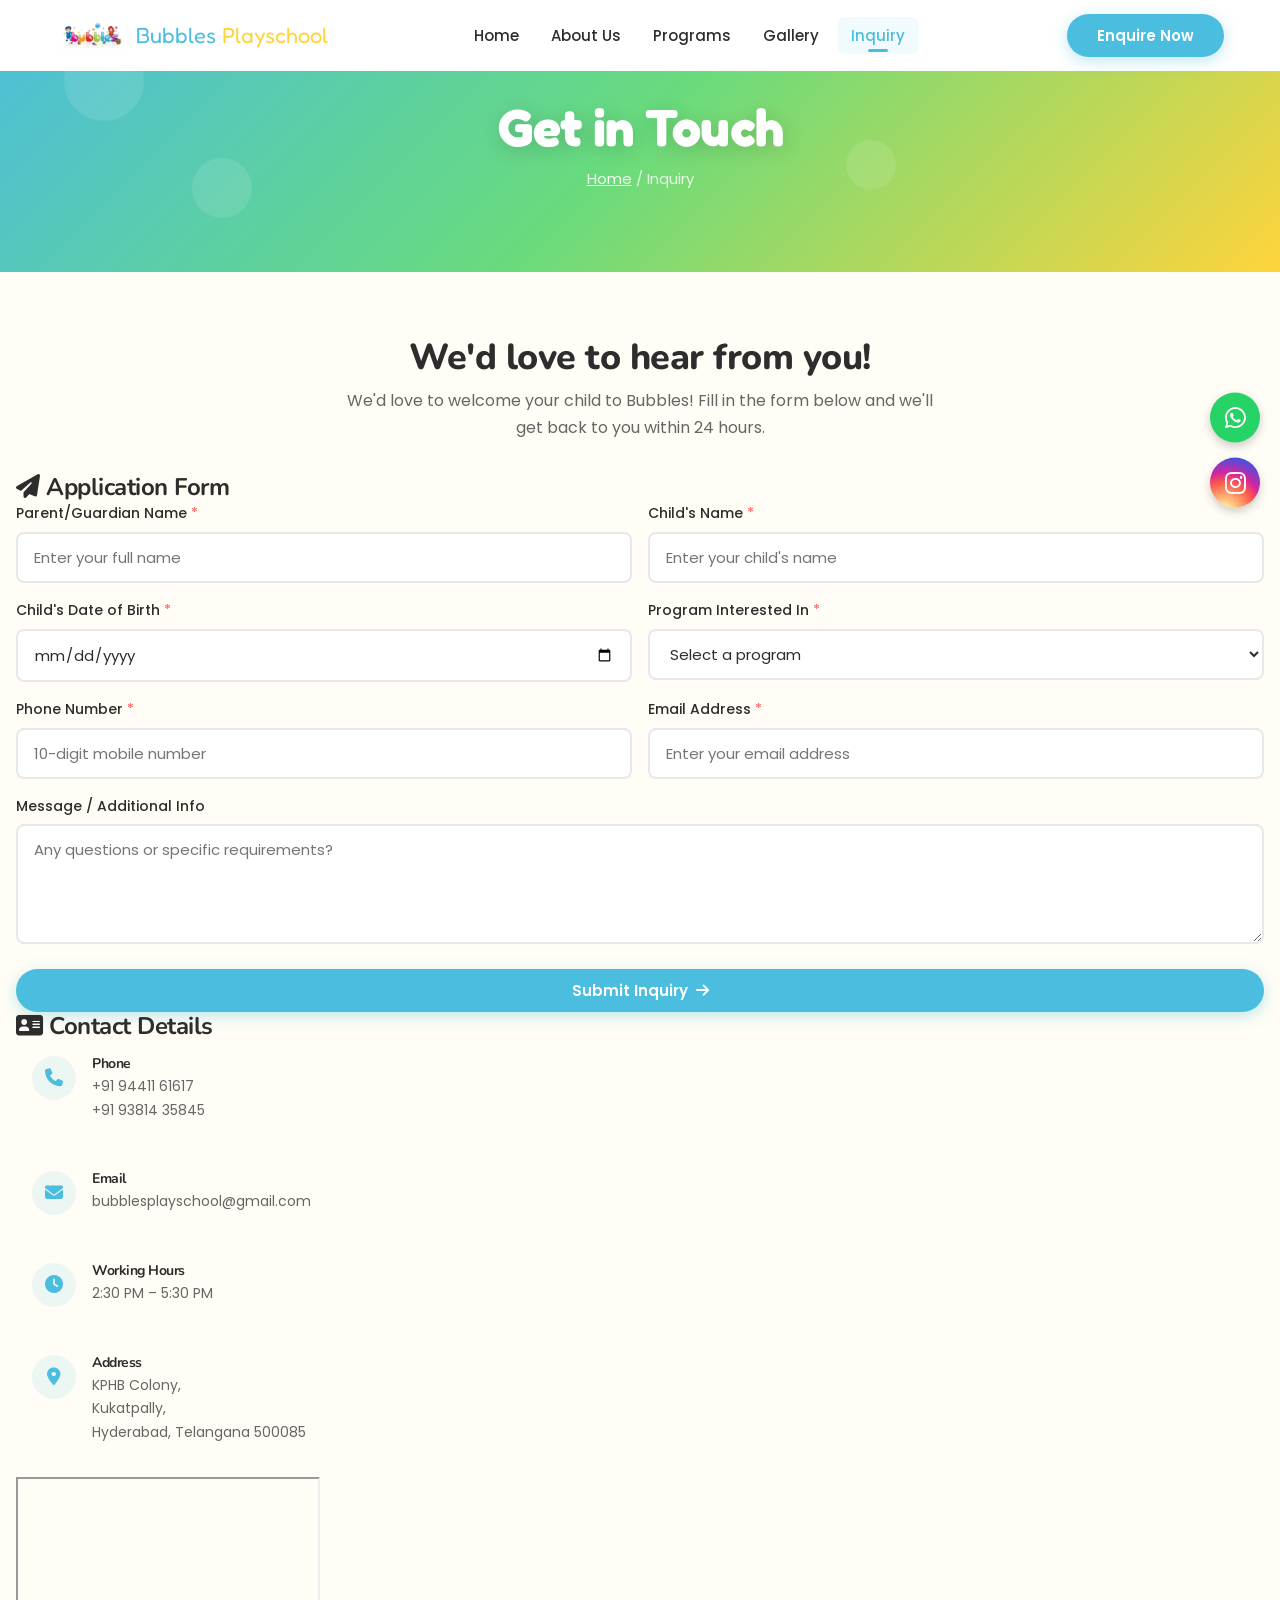
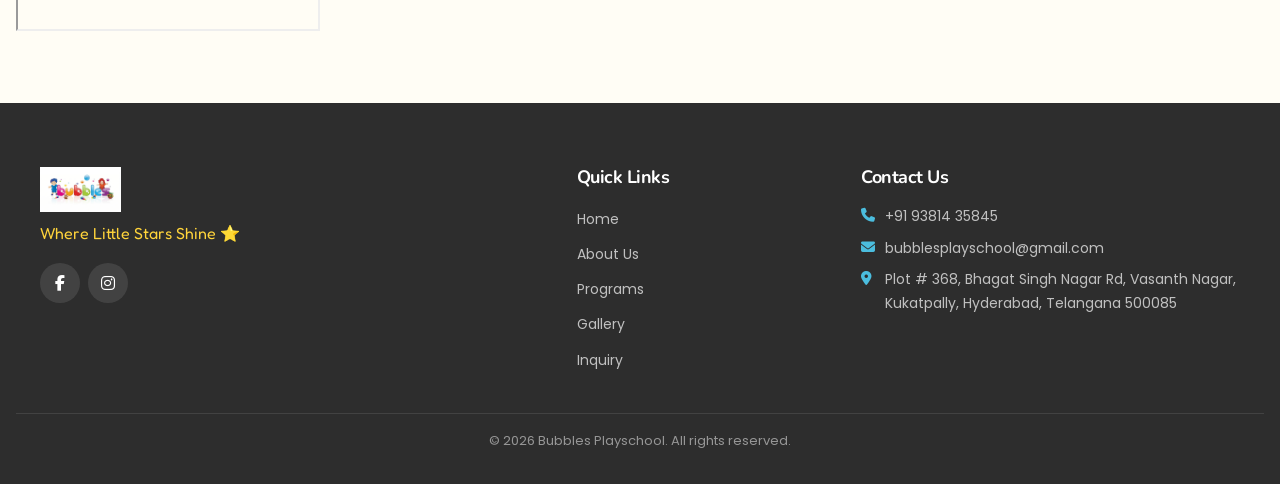
<file: pages/inquiry.html>
<!DOCTYPE html>
<html lang="en">

<head>
    <meta charset="UTF-8">
    <meta name="viewport" content="width=device-width, initial-scale=1.0">
    <meta name="description"
        content="Get in touch with Bubbles Playschool. Fill our inquiry form for admissions in Playgroup, Nursery, PP1, and PP2 programs.">
    <title>Inquiry | Bubbles Playschool</title>

    <link rel="icon" href="../images/logo.webp" type="image/webp">
    <link rel="preconnect" href="https://fonts.googleapis.com">
    <link rel="preconnect" href="https://fonts.gstatic.com" crossorigin>
    <link
        href="https://fonts.googleapis.com/css2?family=Fredoka+One&family=Nunito:wght@700;800;900&family=Poppins:wght@400;500;600&display=swap"
        rel="stylesheet">
    <link rel="stylesheet" href="https://cdnjs.cloudflare.com/ajax/libs/font-awesome/6.5.0/css/all.min.css">
    <link rel="stylesheet" href="../css/styles.css">
    <link rel="stylesheet" href="../css/responsive.css">

    <!-- Removed EmailJS -->
</head>

<body>

    <!-- === NAVIGATION BAR === -->
    <nav class="navbar" id="navbar">
        <div class="nav-container">
            <a href="../index.html" class="nav-logo">
                <img src="../images/logo.webp" alt="Bubbles Playschool Logo">
                <span>Bubbles <span class="logo-accent">Playschool</span></span>
            </a>
            <ul class="nav-links" id="navLinks">
                <li><a href="../index.html" class="nav-link">Home</a></li>
                <li><a href="about.html" class="nav-link">About Us</a></li>
                <li><a href="programs.html" class="nav-link">Programs</a></li>
                <li><a href="gallery.html" class="nav-link">Gallery</a></li>
                <li><a href="inquiry.html" class="nav-link active">Inquiry</a></li>
            </ul>
            <a href="inquiry.html" class="btn btn-primary nav-cta">Enquire Now</a>
            <button class="hamburger" id="hamburger" aria-label="Toggle Menu">
                <span></span><span></span><span></span>
            </button>
        </div>
    </nav>
    <!-- === END NAVBAR === -->

    <main>

        <!-- === PAGE HERO === -->
        <section class="page-hero">
            <div class="bubble bubble-1"></div>
            <div class="bubble bubble-3"></div>
            <div class="bubble bubble-5"></div>
            <h1 class="page-hero-title">Get in Touch</h1>
            <p class="page-hero-breadcrumb"><a href="../index.html">Home</a> / Inquiry</p>
        </section>

        <!-- === INQUIRY CONTENT === -->
        <section class="section inquiry-content">
            <div class="inquiry-intro fade-in">
                <h2 class="section-title">We'd love to hear from you!</h2>
                <p class="section-subtitle">We'd love to welcome your child to Bubbles! Fill in the form below and we'll
                    get back to you within 24 hours.</p>
            </div>

            <div class="inquiry-grid">

                <!-- Form Column -->
                <div class="inquiry-form-card fade-in fade-in-delay-1">
                    <h3><i class="fas fa-paper-plane"></i> Application Form</h3>

                    <!-- Success Message (Hidden by default) -->
                    <div class="success-message" id="successMessage">
                        <i class="fas fa-check-circle"></i>
                        <h3>Thank You!</h3>
                        <p>Your inquiry has been sent successfully. Our team will contact you shortly regarding
                            admissions.</p>
                        <button class="btn btn-primary mt-4" style="margin-top:20px;"
                            onclick="window.location.reload();">Submit Another Inquiry</button>
                    </div>

                    <!-- Form -->
                    <form id="inquiryForm" action="https://formspree.io/f/xkoqzkad" method="POST" novalidate>
                        <div class="form-row">
                            <div class="form-group">
                                <label class="form-label" for="parent_name">Parent/Guardian Name <span
                                        class="required">*</span></label>
                                <input type="text" id="parent_name" name="parent_name" class="form-input"
                                    placeholder="Enter your full name" required>
                                <span class="error-text"></span>
                            </div>
                            <div class="form-group">
                                <label class="form-label" for="child_name">Child's Name <span
                                        class="required">*</span></label>
                                <input type="text" id="child_name" name="child_name" class="form-input"
                                    placeholder="Enter your child's name" required>
                                <span class="error-text"></span>
                            </div>
                        </div>

                        <div class="form-row">
                            <div class="form-group">
                                <label class="form-label" for="child_dob">Child's Date of Birth <span
                                        class="required">*</span></label>
                                <input type="date" id="child_dob" name="child_dob" class="form-input" required>
                                <span class="error-text"></span>
                            </div>
                            <div class="form-group">
                                <label class="form-label" for="program">Program Interested In <span
                                        class="required">*</span></label>
                                <select id="program" name="program" class="form-select" required>
                                    <option value="" disabled selected>Select a program</option>
                                    <option value="Toddler">Toddler (1.5 – 2.5 yrs)</option>
                                    <option value="Playgroup">Playgroup (2 – 3 yrs)</option>
                                    <option value="Nursery">Nursery (3 – 4 yrs)</option>
                                    <option value="PP1">PP1 (4 – 5 yrs)</option>
                                    <option value="PP2">PP2 (5 – 6 yrs)</option>
                                </select>
                                <span class="error-text"></span>
                            </div>
                        </div>

                        <div class="form-row">
                            <div class="form-group">
                                <label class="form-label" for="phone">Phone Number <span
                                        class="required">*</span></label>
                                <input type="tel" id="phone" name="phone" class="form-input"
                                    placeholder="10-digit mobile number" required>
                                <span class="error-text"></span>
                            </div>
                            <div class="form-group">
                                <label class="form-label" for="email">Email Address <span
                                        class="required">*</span></label>
                                <input type="email" id="email" name="email" class="form-input"
                                    placeholder="Enter your email address" required>
                                <span class="error-text"></span>
                            </div>
                        </div>

                        <div class="form-group">
                            <label class="form-label" for="message">Message / Additional Info</label>
                            <textarea id="message" name="message" class="form-textarea"
                                placeholder="Any questions or specific requirements?"></textarea>
                        </div>

                        <button type="submit" class="btn btn-primary btn-submit" style="width: 100%;">
                            Submit Inquiry <i class="fas fa-arrow-right"></i>
                        </button>
                    </form>
                </div>

                <!-- Contact & Map Column -->
                <div class="inquiry-contact-card fade-in fade-in-delay-2">
                    <h3><i class="fas fa-address-card"></i> Contact Details</h3>

                    <div class="contact-item">
                        <div class="contact-item-icon"><i class="fas fa-phone"></i></div>
                        <div>
                            <h4>Phone</h4>
                            <p>+91 94411 61617</p>
                            <p>+91 93814 35845</p>
                        </div>
                    </div>

                    <div class="contact-item">
                        <div class="contact-item-icon"><i class="fas fa-envelope"></i></div>
                        <div>
                            <h4>Email</h4>
                            <!-- TODO: Add actual email -->
                            <p>bubblesplayschool@gmail.com</p>
                        </div>
                    </div>

                    <div class="contact-item">
                        <div class="contact-item-icon"><i class="fas fa-clock"></i></div>
                        <div>
                            <h4>Working Hours</h4>
                            <p>2:30 PM – 5:30 PM</p>
                        </div>
                    </div>

                    <div class="contact-item">
                        <div class="contact-item-icon"><i class="fas fa-map-marker-alt"></i></div>
                        <div>
                            <h4>Address</h4>
                            <p>KPHB Colony,<br>Kukatpally,<br>Hyderabad, Telangana 500085</p>
                        </div>
                    </div>

                    <!-- Map Embed -->
                    <div class="inquiry-map">
                        <!-- TODO: Replace with actual Google Maps embed link -->
                        <iframe
                            src="https://www.google.com/maps/embed?pb=!1m18!1m12!1m3!1d3805.2957345444775!2d78.38641009999999!3d17.4933907!2m3!1f0!2f0!3f0!3m2!1i1024!2i768!4f13.1!3m3!1m2!1s0x3bcb91299889f63d%3A0x215d6f323f6cf079!2sBubbles%20Play%20School!5e0!3m2!1sen!2sin!4v1773483887952!5m2!1sen!2sin"
                            title="Bubbles Playschool Location" allowfullscreen="" loading="lazy"
                            referrerpolicy="no-referrer-when-downgrade"></iframe>
                    </div>

                </div>
            </div>
        </section>

    </main>

    <!-- === FLOATING CONTACT BUTTONS === -->
    <div class="floating-contact">
        <a href="https://wa.me/919381435845" target="_blank" class="float-btn whatsapp" aria-label="Chat on WhatsApp">
            <i class="fab fa-whatsapp"></i>
        </a>
        <a href="https://www.instagram.com/bubblesplayschool2009?igsh=NmpwZ2VvZmoyZ3Ax" target="_blank" class="float-btn instagram" aria-label="Follow on Instagram">
            <i class="fab fa-instagram"></i>
        </a>
    </div>

    <!-- === FOOTER === -->
    <footer class="footer">
        <div class="footer-container">
            <div class="footer-brand">
                <img src="../images/logo.webp" loading="lazy" alt="Bubbles Playschool">
                <p class="footer-tagline">Where Little Stars Shine ⭐</p>
                <div class="footer-socials">
                    <a href="#" aria-label="Facebook"><i class="fab fa-facebook-f"></i></a>
                    <a href="#" aria-label="Instagram"><i class="fab fa-instagram"></i></a>
                </div>
            </div>
            <div class="footer-links">
                <h4>Quick Links</h4>
                <ul>
                    <li><a href="../index.html">Home</a></li>
                    <li><a href="about.html">About Us</a></li>
                    <li><a href="programs.html">Programs</a></li>
                    <li><a href="gallery.html">Gallery</a></li>
                    <li><a href="inquiry.html">Inquiry</a></li>
                </ul>
            </div>
            <div class="footer-contact">
                <h4>Contact Us</h4>
                <p><i class="fas fa-phone"></i> +91 93814 35845</p>
                <p><i class="fas fa-envelope"></i> bubblesplayschool@gmail.com</p>
                <p><i class="fas fa-map-marker-alt"></i> Plot # 368, Bhagat Singh Nagar Rd, Vasanth Nagar, Kukatpally, Hyderabad, Telangana 500085</p>
            </div>
        </div>
        <div class="footer-bottom">
            <p>&copy; 2026 Bubbles Playschool. All rights reserved.</p>
        </div>
    </footer>
    <!-- === END FOOTER === -->

    <!-- Scripts -->
    <script src="../js/main.js" defer></script>
    <script src="../js/form.js" defer></script>

</body>

</html>
</file>
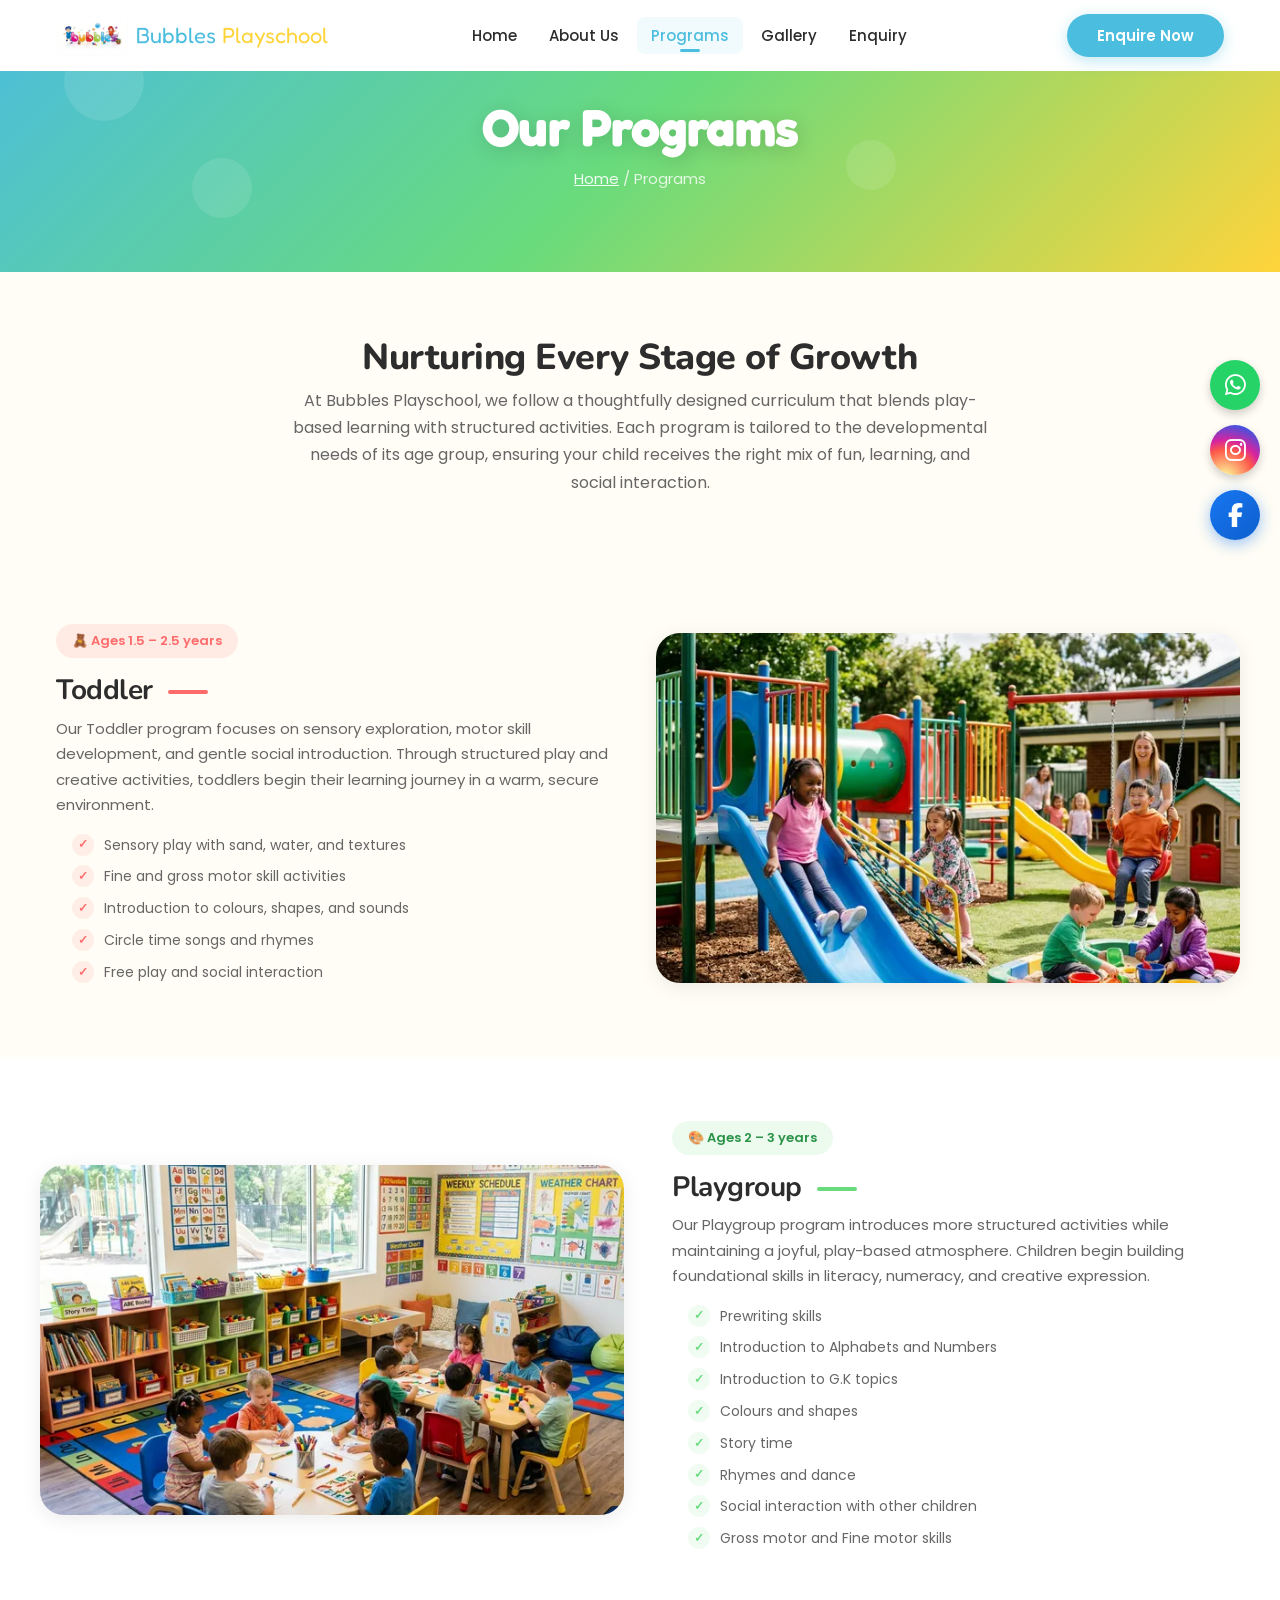
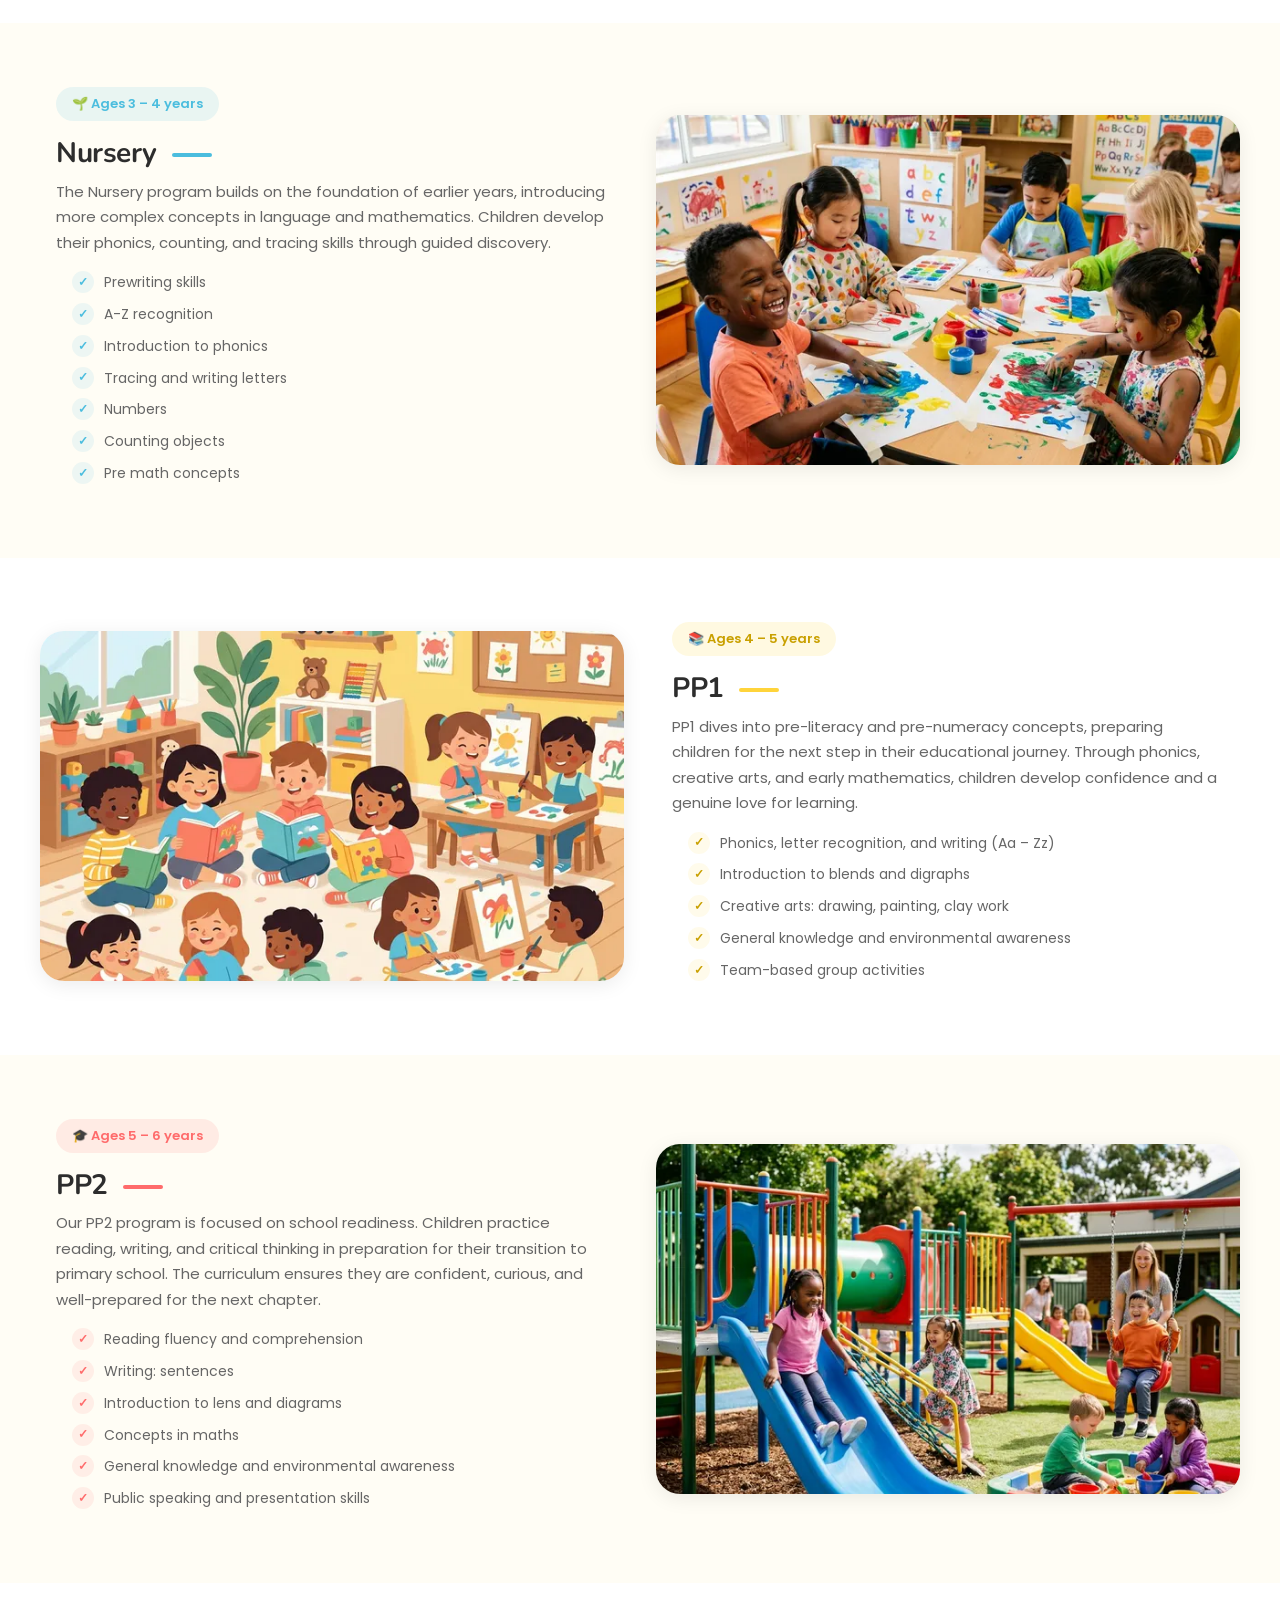
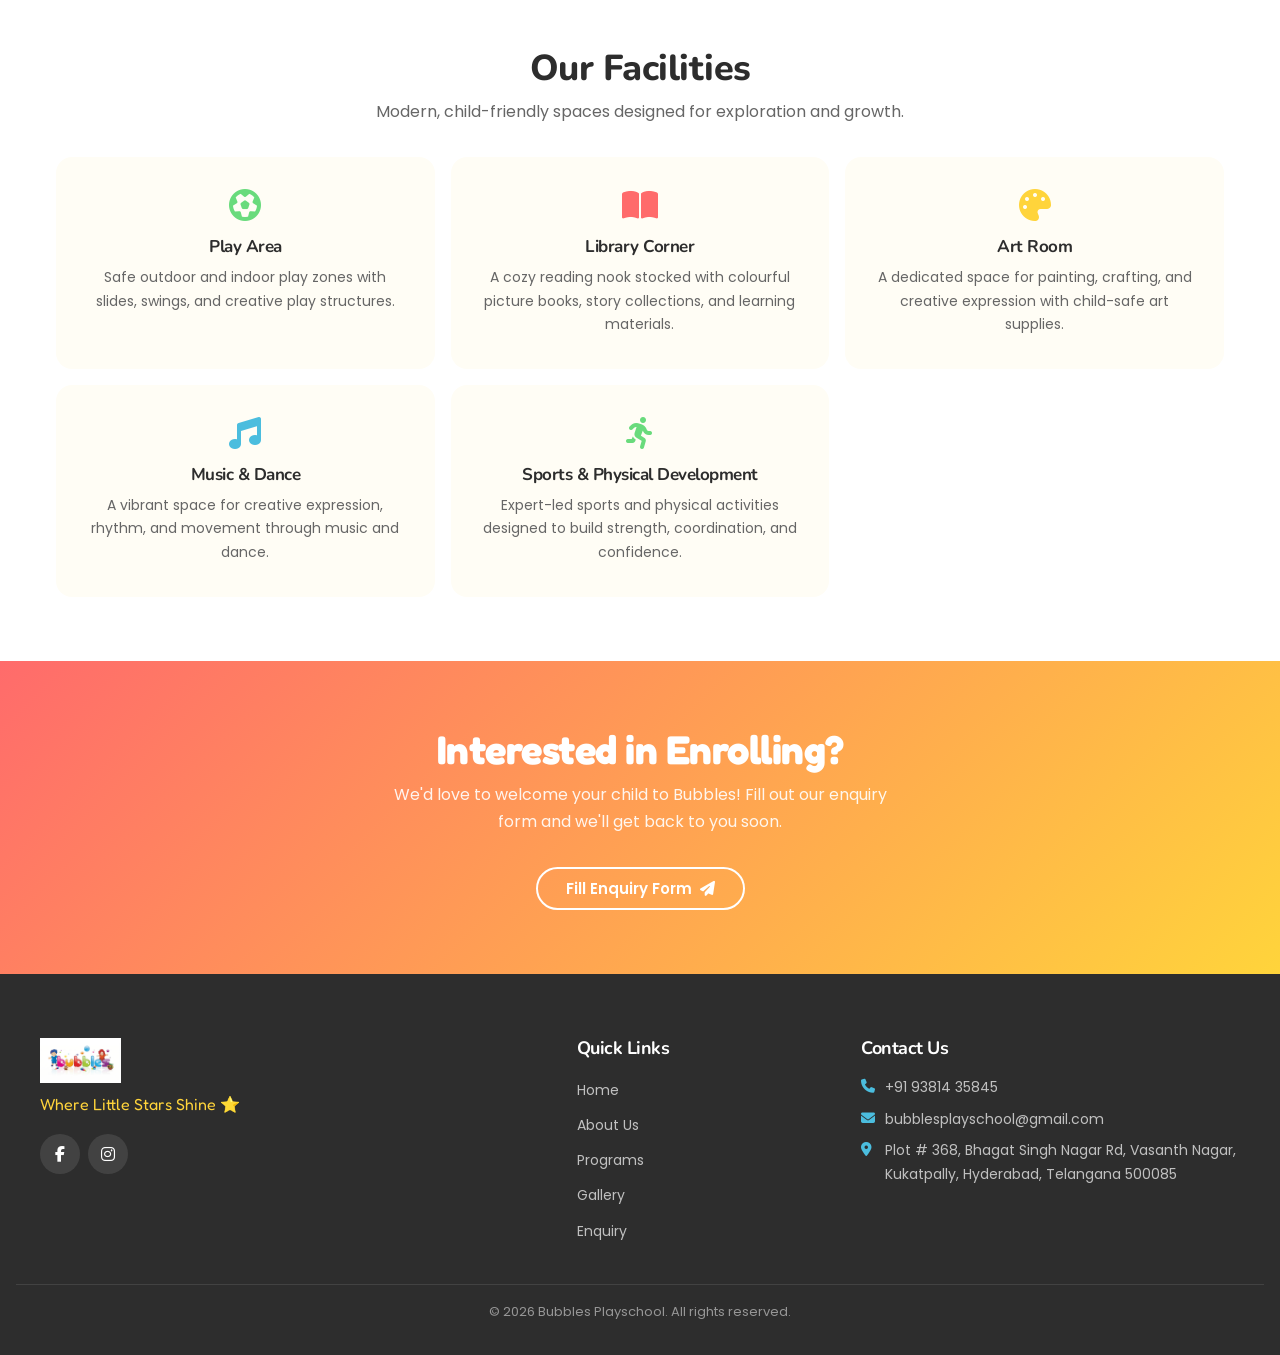
<file: pages/programs.html>
<!DOCTYPE html>
<html lang="en">

<head>
    <meta charset="UTF-8">
    <meta name="viewport" content="width=device-width, initial-scale=1.0">
    <meta name="description"
        content="Explore our programs at Bubbles Playschool — Toddler, Playgroup, Nursery, PP1, and PP2 for children aged 1.5 to 6 years.">
    <title>Our Programs | Bubbles Playschool</title>

    <link rel="icon" href="../images/logo.webp" type="image/webp">
    <link rel="preconnect" href="https://fonts.googleapis.com">
    <link rel="preconnect" href="https://fonts.gstatic.com" crossorigin>
    <link
        href="https://fonts.googleapis.com/css2?family=Fredoka+One&family=Nunito:wght@700;800;900&family=Poppins:wght@400;500;600&display=swap"
        rel="stylesheet">
    <link rel="stylesheet" href="https://cdnjs.cloudflare.com/ajax/libs/font-awesome/6.5.0/css/all.min.css">
    <link rel="stylesheet" href="../css/styles.css">
    <link rel="stylesheet" href="../css/responsive.css">
</head>

<body>

    <!-- === NAVIGATION BAR === -->
    <nav class="navbar" id="navbar">
        <div class="nav-container">
            <a href="../index.html" class="nav-logo">
                <img src="../images/logo.webp" alt="Bubbles Playschool Logo">
                <span>Bubbles <span class="logo-accent">Playschool</span></span>
            </a>
            <ul class="nav-links" id="navLinks">
                <li><a href="../index.html" class="nav-link">Home</a></li>
                <li><a href="about.html" class="nav-link">About Us</a></li>
                <li><a href="programs.html" class="nav-link active">Programs</a></li>
                <li><a href="gallery.html" class="nav-link">Gallery</a></li>
                <li><a href="enquiry.html" class="nav-link">Enquiry</a></li>
            </ul>
            <a href="enquiry.html" class="btn btn-primary nav-cta">Enquire Now</a>
            <button class="hamburger" id="hamburger" aria-label="Toggle Menu">
                <span></span><span></span><span></span>
            </button>
        </div>
    </nav>
    <!-- === END NAVBAR === -->

    <main>

        <!-- === PAGE HERO === -->
        <section class="page-hero">
            <div class="bubble bubble-1"></div>
            <div class="bubble bubble-3"></div>
            <div class="bubble bubble-5"></div>
            <h1 class="page-hero-title">Our Programs</h1>
            <p class="page-hero-breadcrumb"><a href="../index.html">Home</a> / Programs</p>
        </section>

        <!-- === INTRO === -->
        <section class="section programs-intro">
            <div class="container">
                <h2 class="section-title fade-in">Nurturing Every Stage of Growth</h2>
                <p class="fade-in">At Bubbles Playschool, we follow a thoughtfully designed curriculum that blends
                    play-based learning with structured activities. Each program is tailored to the developmental needs
                    of its age group, ensuring your child receives the right mix of fun, learning, and social
                    interaction.</p>
            </div>
        </section>

        <!-- === TODDLER === -->
        <section class="program-detail" id="toddler">
            <div class="program-detail-grid">
                <div class="program-detail-text fade-in">
                    <span class="program-badge badge-coral">🧸 Ages 1.5 – 2.5 years</span>
                    <h2>Toddler <span class="color-bar" style="background: var(--color-accent);"></span></h2>
                    <p>Our Toddler program focuses on sensory exploration, motor skill development, and gentle social
                        introduction. Through structured play and creative activities, toddlers begin their learning
                        journey in a warm, secure environment.</p>
                    <ul class="curriculum-list coral">
                        <li>Sensory play with sand, water, and textures</li>
                        <li>Fine and gross motor skill activities</li>
                        <li>Introduction to colours, shapes, and sounds</li>
                        <li>Circle time songs and rhymes</li>
                        <li>Free play and social interaction</li>
                    </ul>
                </div>
                <div class="program-detail-image fade-in fade-in-delay-2">
                    <img src="../images/programs/playgroup.webp" loading="lazy" alt="Toddlers playing at Bubbles Playschool">
                </div>
            </div>
        </section>

        <!-- === PLAYGROUP === -->
        <section class="program-detail" id="playgroup">
            <div class="program-detail-grid">
                <div class="program-detail-text fade-in">
                    <span class="program-badge badge-green">🎨 Ages 2 – 3 years</span>
                    <h2>Playgroup <span class="color-bar" style="background: var(--color-accent2);"></span></h2>
                    <p>Our Playgroup program introduces more structured activities while maintaining a joyful,
                        play-based atmosphere. Children begin building foundational skills in literacy, numeracy, and
                        creative expression.</p>
                    <ul class="curriculum-list green">
                        <li>Prewriting skills</li>
                        <li>Introduction to Alphabets and Numbers</li>
                        <li>Introduction to G.K topics</li>
                        <li>Colours and shapes</li>
                        <li>Story time</li>
                        <li>Rhymes and dance</li>
                        <li>Social interaction with other children</li>
                        <li>Gross motor and Fine motor skills</li>
                    </ul>
                </div>
                <div class="program-detail-image fade-in fade-in-delay-2">
                    <img src="../images/programs/nursery.webp" loading="lazy"
                        alt="Children in Playgroup program at Bubbles Playschool">
                </div>
            </div>
        </section>

        <!-- === NURSERY === -->
        <section class="program-detail" id="nursery">
            <div class="program-detail-grid">
                <div class="program-detail-text fade-in">
                    <span class="program-badge badge-blue">🌱 Ages 3 – 4 years</span>
                    <h2>Nursery <span class="color-bar" style="background: var(--color-primary);"></span></h2>
                    <p>The Nursery program builds on the foundation of earlier years, introducing more complex concepts
                        in language and mathematics. Children develop their phonics, counting, and tracing skills
                        through guided discovery.</p>
                    <ul class="curriculum-list blue">
                        <li>Prewriting skills</li>
                        <li>A-Z recognition</li>
                        <li>Introduction to phonics</li>
                        <li>Tracing and writing letters</li>
                        <li>Numbers</li>
                        <li>Counting objects</li>
                        <li>Pre math concepts</li>
                    </ul>
                </div>
                <div class="program-detail-image fade-in fade-in-delay-2">
                    <img src="../images/programs/pp1.webp" loading="lazy" alt="Children in Nursery program at Bubbles Playschool">
                </div>
            </div>
        </section>

        <!-- === PP1 === -->
        <section class="program-detail" id="pp1">
            <div class="program-detail-grid">
                <div class="program-detail-text fade-in">
                    <span class="program-badge badge-yellow">📚 Ages 4 – 5 years</span>
                    <h2>PP1 <span class="color-bar" style="background: var(--color-secondary);"></span></h2>
                    <p>PP1 dives into pre-literacy and pre-numeracy concepts, preparing children for the next step in
                        their educational journey. Through phonics, creative arts, and early mathematics, children
                        develop confidence and a genuine love for learning.</p>
                    <ul class="curriculum-list yellow">
                        <li>Phonics, letter recognition, and writing (Aa – Zz)</li>
                        <li>Introduction to blends and digraphs</li>
                        <li>Creative arts: drawing, painting, clay work</li>
                        <li>General knowledge and environmental awareness</li>
                        <li>Team-based group activities</li>
                    </ul>
                </div>
                <div class="program-detail-image fade-in fade-in-delay-2">
                    <img src="../images/programs/pp2.webp" loading="lazy" alt="Children in PP1 program at Bubbles Playschool">
                </div>
            </div>
        </section>

        <!-- === PP2 === -->
        <section class="program-detail" id="pp2">
            <div class="program-detail-grid">
                <div class="program-detail-text fade-in">
                    <span class="program-badge badge-coral">🎓 Ages 5 – 6 years</span>
                    <h2>PP2 <span class="color-bar" style="background: var(--color-accent);"></span></h2>
                    <p>Our PP2 program is focused on school readiness. Children practice reading, writing, and critical
                        thinking in preparation for their transition to primary school. The curriculum ensures they are
                        confident, curious, and well-prepared for the next chapter.</p>
                    <ul class="curriculum-list coral">
                        <li>Reading fluency and comprehension</li>
                        <li>Writing: sentences</li>
                        <li>Introduction to lens and diagrams</li>
                        <li>Concepts in maths</li>
                        <li>General knowledge and environmental awareness</li>
                        <li>Public speaking and presentation skills</li>
                    </ul>
                </div>
                <div class="program-detail-image fade-in fade-in-delay-2">
                    <img src="../images/programs/playgroup.webp" loading="lazy" alt="Children in PP2 program at Bubbles Playschool">
                </div>
            </div>
        </section>

        <!-- === FACILITIES === -->
        <section class="section facilities">
            <div class="container">
                <h2 class="section-title fade-in">Our Facilities</h2>
                <p class="section-subtitle fade-in">Modern, child-friendly spaces designed for exploration and growth.
                </p>
                <div class="grid-3">
                    <div class="facility-card fade-in fade-in-delay-1">
                        <i class="fas fa-futbol" style="color: var(--color-accent2);"></i>
                        <h3>Play Area</h3>
                        <p>Safe outdoor and indoor play zones with slides, swings, and creative play structures.</p>
                    </div>
                    <div class="facility-card fade-in fade-in-delay-2">
                        <i class="fas fa-book-open" style="color: var(--color-accent);"></i>
                        <h3>Library Corner</h3>
                        <p>A cozy reading nook stocked with colourful picture books, story collections, and learning
                            materials.</p>
                    </div>
                    <div class="facility-card fade-in fade-in-delay-3">
                        <i class="fas fa-palette" style="color: var(--color-secondary);"></i>
                        <h3>Art Room</h3>
                        <p>A dedicated space for painting, crafting, and creative expression with child-safe art
                            supplies.</p>
                    </div>
                    <div class="facility-card fade-in fade-in-delay-4">
                        <i class="fas fa-music" style="color: var(--color-primary);"></i>
                        <h3>Music & Dance</h3>
                        <p>A vibrant space for creative expression, rhythm, and movement through music and dance.</p>
                    </div>
                    <div class="facility-card fade-in fade-in-delay-5">
                        <i class="fas fa-running" style="color: var(--color-accent2);"></i>
                        <h3>Sports & Physical Development</h3>
                        <p>Expert-led sports and physical activities designed to build strength, coordination, and confidence.</p>
                    </div>
                </div>
            </div>
        </section>

        <!-- === CTA STRIP === -->
        <section class="cta-banner">
            <div class="container">
                <h2 class="fade-in">Interested in Enrolling?</h2>
                <p class="fade-in">We'd love to welcome your child to Bubbles! Fill out our enquiry form and we'll get
                    back to you soon.</p>
                <a href="enquiry.html" class="btn btn-outline fade-in">Fill Enquiry Form <i class="fas fa-paper-plane"></i></a>
            </div>
        </section>

    </main>

    <!-- === FLOATING CONTACT BUTTONS === -->
    <div class="floating-contact">
        <a href="https://wa.me/919381435845" target="_blank" class="float-btn whatsapp" aria-label="Chat on WhatsApp">
            <i class="fab fa-whatsapp"></i>
        </a>
        <a href="https://www.instagram.com/bubblesplayschool2009?igsh=NmpwZ2VvZmoyZ3Ax" target="_blank" class="float-btn instagram" aria-label="Follow on Instagram">
            <i class="fab fa-instagram"></i>
        </a>
        <a href="https://www.facebook.com/bubblesplayschool" target="_blank" class="float-btn facebook" aria-label="Follow on Facebook">
            <i class="fab fa-facebook-f"></i>
        </a>
    </div>

    <!-- === FOOTER === -->
    <footer class="footer">
        <div class="footer-container">
            <div class="footer-brand">
                <img src="../images/logo.webp" loading="lazy" alt="Bubbles Playschool">
                <p class="footer-tagline">Where Little Stars Shine ⭐</p>
                <div class="footer-socials">
                    <a href="#" aria-label="Facebook"><i class="fab fa-facebook-f"></i></a>
                    <a href="#" aria-label="Instagram"><i class="fab fa-instagram"></i></a>
                </div>
            </div>
            <div class="footer-links">
                <h4>Quick Links</h4>
                <ul>
                    <li><a href="../index.html">Home</a></li>
                    <li><a href="about.html">About Us</a></li>
                    <li><a href="programs.html">Programs</a></li>
                    <li><a href="gallery.html">Gallery</a></li>
                    <li><a href="enquiry.html">Enquiry</a></li>
                </ul>
            </div>
            <div class="footer-contact">
                <h4>Contact Us</h4>
                <p><i class="fas fa-phone"></i> +91 93814 35845</p>
                <p><i class="fas fa-envelope"></i> bubblesplayschool@gmail.com</p>
                <p><i class="fas fa-map-marker-alt"></i> Plot # 368, Bhagat Singh Nagar Rd, Vasanth Nagar, Kukatpally, Hyderabad, Telangana 500085</p>
            </div>
        </div>
        <div class="footer-bottom">
            <p>&copy; 2026 Bubbles Playschool. All rights reserved.</p>
        </div>
    </footer>
    <!-- === END FOOTER === -->

    <script src="../js/main.js" defer></script>

</body>

</html>
</file>
<file: css/styles.css>
/* =============================================
   ROOT VARIABLES
   ============================================= */
:root {
    /* Colors */
    --color-primary: #4BBDDE;
    --color-secondary: #FFD43B;
    --color-accent: #FF6B6B;
    --color-accent2: #69DB7C;
    --color-text-dark: #2D2D2D;
    --color-text-mid: #666666;
    --color-text-light: #FFFFFF;
    --color-bg: #FFFDF5;
    --color-card-bg: #FFFFFF;
    --color-border: #E8E8E8;

    /* Gradients */
    --gradient-hero: linear-gradient(135deg, #4BBDDE 0%, #69DB7C 50%, #FFD43B 100%);
    --gradient-cta: linear-gradient(135deg, #FF6B6B 0%, #FFD43B 100%);
    --gradient-blue: linear-gradient(135deg, #4BBDDE 0%, #6ECFFF 100%);

    /* Typography */
    --font-heading: 'Nunito', sans-serif;
    --font-body: 'Poppins', sans-serif;
    --font-fun: 'Fredoka One', cursive;

    /* Line Height */
    --line-height-heading: 1.2;
    --line-height-body: 1.7;
    --letter-spacing-heading: -0.5px;

    /* Spacing */
    --space-xs: 4px;
    --space-sm: 8px;
    --space-md: 16px;
    --space-lg: 32px;
    --space-xl: 64px;
    --space-xxl: 96px;

    /* Border Radius */
    --radius-sm: 8px;
    --radius-md: 16px;
    --radius-lg: 24px;
    --radius-xl: 40px;
    --radius-full: 9999px;

    /* Shadows */
    --shadow-card: 0 4px 20px rgba(0, 0, 0, 0.08);
    --shadow-hover: 0 8px 30px rgba(0, 0, 0, 0.15);
    --shadow-nav: 0 2px 20px rgba(0, 0, 0, 0.10);
    --shadow-btn: 0 4px 15px rgba(75, 189, 222, 0.35);

    /* Transitions */
    --transition: all 0.3s ease;
}

/* =============================================
   RESET & BASE
   ============================================= */
*,
*::before,
*::after {
    margin: 0;
    padding: 0;
    box-sizing: border-box;
}

html {
    scroll-behavior: smooth;
    font-size: 16px;
}

body {
    font-family: var(--font-body);
    font-weight: 400;
    color: var(--color-text-mid);
    background-color: var(--color-bg);
    line-height: var(--line-height-body);
    overflow-x: hidden;
    padding-top: 72px;
    /* navbar height */
}

img {
    max-width: 100%;
    height: auto;
    display: block;
}

a {
    text-decoration: none;
    color: inherit;
    transition: var(--transition);
}

ul {
    list-style: none;
}

/* =============================================
   TYPOGRAPHY
   ============================================= */
h1,
h2,
h3,
h4,
h5,
h6 {
    font-family: var(--font-heading);
    color: var(--color-text-dark);
    line-height: var(--line-height-heading);
    letter-spacing: var(--letter-spacing-heading);
}

h1 {
    font-size: 32px;
    font-weight: 800;
}

h2 {
    font-size: 26px;
    font-weight: 700;
}

h3 {
    font-size: 20px;
    font-weight: 700;
}

h4 {
    font-size: 16px;
    font-weight: 700;
}

p {
    margin-bottom: var(--space-md);
    line-height: var(--line-height-body);
}

/* =============================================
   LAYOUT UTILITIES
   ============================================= */
.section {
    padding: var(--space-xl) var(--space-md);
}

.container {
    max-width: 1200px;
    margin: 0 auto;
    padding: 0 var(--space-md);
}

.section-title {
    font-family: var(--font-heading);
    font-size: 26px;
    font-weight: 800;
    color: var(--color-text-dark);
    text-align: center;
    margin-bottom: var(--space-sm);
}

.section-subtitle {
    font-family: var(--font-body);
    font-size: 16px;
    color: var(--color-text-mid);
    text-align: center;
    margin-bottom: var(--space-lg);
    max-width: 600px;
    margin-left: auto;
    margin-right: auto;
}

.grid-2 {
    display: grid;
    grid-template-columns: 1fr;
    gap: var(--space-lg);
}

.grid-3 {
    display: grid;
    grid-template-columns: 1fr;
    gap: var(--space-md);
}

.grid-4 {
    display: grid;
    grid-template-columns: 1fr;
    gap: var(--space-md);
}

.text-center {
    text-align: center;
}

/* =============================================
   NAVIGATION
   ============================================= */
.navbar {
    position: fixed;
    top: 0;
    left: 0;
    width: 100%;
    background: var(--color-text-light);
    padding: 14px 0;
    z-index: 1000;
    transition: var(--transition);
}

.navbar.scrolled {
    box-shadow: var(--shadow-nav);
    padding: 10px 0;
}

.nav-container {
    max-width: 1200px;
    margin: 0 auto;
    padding: 0 var(--space-md);
    display: flex;
    align-items: center;
    justify-content: space-between;
}

.nav-logo {
    display: flex;
    align-items: center;
    gap: var(--space-sm);
    font-family: var(--font-fun);
    font-size: 22px;
    color: var(--color-primary);
    text-decoration: none;
    z-index: 1001;
}

.nav-logo img {
    height: 40px;
    width: auto;
}

.logo-accent {
    color: var(--color-secondary);
}

.nav-links {
    display: flex;
    align-items: center;
    gap: var(--space-xs);
}

.nav-link {
    font-family: var(--font-body);
    font-weight: 500;
    font-size: 15px;
    color: var(--color-text-dark);
    text-decoration: none;
    padding: 8px 14px;
    border-radius: var(--radius-sm);
    transition: var(--transition);
    position: relative;
}

.nav-link:hover,
.nav-link.active {
    color: var(--color-primary);
    background: rgba(75, 189, 222, 0.08);
}

.nav-link.active::after {
    content: '';
    position: absolute;
    bottom: 2px;
    left: 50%;
    transform: translateX(-50%);
    width: 20px;
    height: 3px;
    background: var(--color-primary);
    border-radius: var(--radius-full);
}

.nav-cta {
    margin-left: var(--space-md);
}

/* Hamburger */
.hamburger {
    display: none;
    flex-direction: column;
    gap: 5px;
    background: none;
    border: none;
    cursor: pointer;
    padding: 6px;
    z-index: 1001;
}

.hamburger span {
    display: block;
    width: 26px;
    height: 3px;
    background: var(--color-text-dark);
    border-radius: var(--radius-full);
    transition: var(--transition);
}

.hamburger.active span:nth-child(1) {
    transform: rotate(45deg) translate(5px, 6px);
}

.hamburger.active span:nth-child(2) {
    opacity: 0;
}

.hamburger.active span:nth-child(3) {
    transform: rotate(-45deg) translate(5px, -6px);
}

/* Mobile Nav */
.nav-links.nav-open {
    display: flex;
}

/* =============================================
   FOOTER
   ============================================= */
.footer {
    background: var(--color-text-dark);
    color: rgba(255, 255, 255, 0.8);
    padding: var(--space-xl) var(--space-md) 0;
}

.footer-container {
    max-width: 1200px;
    margin: 0 auto;
    display: grid;
    grid-template-columns: 1fr;
    gap: var(--space-lg);
    padding-bottom: var(--space-lg);
}

.footer-brand img {
    height: 45px;
    width: auto;
    margin-bottom: var(--space-sm);
}

.footer-tagline {
    font-family: var(--font-fun);
    font-size: 16px;
    color: var(--color-secondary);
    margin-bottom: var(--space-md);
}

.footer-socials {
    display: flex;
    gap: var(--space-sm);
}

.footer-socials a {
    width: 40px;
    height: 40px;
    border-radius: 50%;
    background: rgba(255, 255, 255, 0.1);
    display: flex;
    align-items: center;
    justify-content: center;
    color: var(--color-text-light);
    transition: var(--transition);
    font-size: 16px;
}

.footer-socials a:hover {
    background: var(--color-primary);
    transform: translateY(-3px);
}

.footer h4 {
    font-family: var(--font-heading);
    font-size: 18px;
    font-weight: 700;
    color: var(--color-text-light);
    margin-bottom: var(--space-md);
}

.footer-links ul li {
    margin-bottom: var(--space-sm);
}

.footer-links ul li a {
    color: rgba(255, 255, 255, 0.7);
    transition: var(--transition);
    font-size: 14px;
}

.footer-links ul li a:hover {
    color: var(--color-secondary);
    padding-left: 4px;
}

.footer-contact p {
    display: flex;
    align-items: flex-start;
    gap: var(--space-sm);
    margin-bottom: var(--space-sm);
    font-size: 14px;
    color: rgba(255, 255, 255, 0.7);
}

.footer-contact p i {
    color: var(--color-primary);
    margin-top: 3px;
    min-width: 16px;
}

.footer-bottom {
    border-top: 1px solid rgba(255, 255, 255, 0.1);
    text-align: center;
    padding: var(--space-md) 0;
    font-size: 13px;
    color: rgba(255, 255, 255, 0.5);
}

/* =============================================
   BUTTONS
   ============================================= */
.btn {
    display: inline-flex;
    align-items: center;
    justify-content: center;
    gap: var(--space-sm);
    padding: 12px 28px;
    border-radius: var(--radius-full);
    font-family: var(--font-body);
    font-weight: 600;
    font-size: 15px;
    border: 2px solid transparent;
    cursor: pointer;
    transition: var(--transition);
    text-decoration: none;
    line-height: 1;
}

.btn-primary {
    background: var(--color-primary);
    color: var(--color-text-light);
    box-shadow: var(--shadow-btn);
}

.btn-primary:hover {
    background: #3aabce;
    transform: translateY(-2px);
    box-shadow: var(--shadow-hover);
}

.btn-secondary {
    background: var(--color-secondary);
    color: var(--color-text-dark);
    box-shadow: 0 4px 15px rgba(255, 212, 59, 0.35);
}

.btn-secondary:hover {
    background: #f0c72e;
    transform: translateY(-2px);
    box-shadow: var(--shadow-hover);
}

.btn-outline {
    background: transparent;
    color: var(--color-text-light);
    border: 2px solid var(--color-text-light);
}

.btn-outline:hover {
    background: var(--color-text-light);
    color: var(--color-primary);
}

.btn-accent {
    background: var(--color-accent);
    color: var(--color-text-light);
    box-shadow: 0 4px 15px rgba(255, 107, 107, 0.35);
}

.btn-accent:hover {
    background: #e85555;
    transform: translateY(-2px);
}

/* =============================================
   CARDS
   ============================================= */
.card {
    background: var(--color-card-bg);
    border-radius: var(--radius-md);
    padding: var(--space-lg);
    box-shadow: var(--shadow-card);
    transition: var(--transition);
}

.card:hover {
    transform: translateY(-4px);
    box-shadow: var(--shadow-hover);
}

.card-playgroup {
    border-top: 5px solid var(--color-accent);
}

.card-nursery {
    border-top: 5px solid var(--color-accent2);
}

.card-pp1 {
    border-top: 5px solid var(--color-primary);
}

.card-pp2 {
    border-top: 5px solid var(--color-secondary);
}

/* =============================================
   HERO SECTIONS
   ============================================= */
/* Main Hero (Homepage) */
.hero {
    min-height: 100vh;
    background: var(--gradient-hero);
    display: flex;
    align-items: center;
    justify-content: center;
    text-align: center;
    padding: var(--space-xxl) var(--space-md);
    position: relative;
    overflow: hidden;
    margin-top: -72px;
}

.hero-content {
    position: relative;
    z-index: 2;
    max-width: 800px;
}

.hero-title {
    font-family: var(--font-fun);
    font-size: clamp(36px, 8vw, 72px);
    color: var(--color-text-light);
    text-shadow: 2px 4px 20px rgba(0, 0, 0, 0.15);
    margin-bottom: var(--space-md);
    line-height: 1.1;
}

.hero-logo-img {
    max-width: clamp(280px, 50vw, 550px);
    height: auto;
    display: block;
    margin: 0 auto;
    filter: drop-shadow(2px 4px 15px rgba(0, 0, 0, 0.15));
}

.hero-subtitle {
    font-family: var(--font-body);
    font-size: clamp(16px, 2.5vw, 22px);
    color: rgba(255, 255, 255, 0.9);
    margin-bottom: var(--space-lg);
    font-weight: 400;
}

.hero-buttons {
    display: flex;
    gap: var(--space-md);
    justify-content: center;
    flex-wrap: wrap;
}

/* Decorative bubbles */
.bubble {
    position: absolute;
    border-radius: 50%;
    background: rgba(255, 255, 255, 0.1);
    animation: float 6s ease-in-out infinite;
}

.bubble-1 {
    width: 80px;
    height: 80px;
    top: 15%;
    left: 5%;
    animation-delay: 0s;
}

.bubble-2 {
    width: 120px;
    height: 120px;
    top: 60%;
    right: 8%;
    animation-delay: 1.5s;
}

.bubble-3 {
    width: 60px;
    height: 60px;
    bottom: 20%;
    left: 15%;
    animation-delay: 3s;
}

.bubble-4 {
    width: 100px;
    height: 100px;
    top: 25%;
    right: 20%;
    animation-delay: 0.8s;
}

.bubble-5 {
    width: 50px;
    height: 50px;
    bottom: 30%;
    right: 30%;
    animation-delay: 2.2s;
}

.bubble-6 {
    width: 70px;
    height: 70px;
    top: 10%;
    left: 40%;
    animation-delay: 4s;
}

/* Page Hero (inner pages) */
.page-hero {
    background: var(--gradient-hero);
    padding: var(--space-xxl) var(--space-md) var(--space-xl);
    text-align: center;
    position: relative;
    overflow: hidden;
    margin-top: -72px;
}

.page-hero-title {
    font-family: var(--font-fun);
    font-size: clamp(32px, 6vw, 52px);
    color: var(--color-text-light);
    text-shadow: 2px 4px 20px rgba(0, 0, 0, 0.15);
    margin-bottom: var(--space-sm);
    position: relative;
    z-index: 2;
}

.page-hero-breadcrumb {
    color: rgba(255, 255, 255, 0.8);
    font-size: 15px;
    position: relative;
    z-index: 2;
}

.page-hero-breadcrumb a {
    color: rgba(255, 255, 255, 0.9);
    text-decoration: underline;
}

.page-hero-breadcrumb a:hover {
    color: var(--color-text-light);
}

/* =============================================
   HOME PAGE
   ============================================= */
/* Welcome Section */
.welcome {
    background: var(--color-bg);
}

.welcome-grid {
    display: grid;
    grid-template-columns: 1fr;
    gap: var(--space-lg);
    align-items: center;
}

.welcome-text h2 {
    margin-bottom: var(--space-md);
    color: var(--color-text-dark);
}

.welcome-text h2 span {
    color: var(--color-primary);
}

.welcome-text p {
    color: var(--color-text-mid);
    font-size: 15px;
}

.welcome-image {
    text-align: center;
}

.welcome-image img {
    border-radius: var(--radius-lg);
    box-shadow: var(--shadow-card);
    max-height: 400px;
    object-fit: cover;
    width: 100%;
}

/* Why Choose Us */
.why-us {
    background: var(--color-card-bg);
}

.why-card {
    text-align: center;
    padding: var(--space-lg);
}

.why-card-icon {
    width: 72px;
    height: 72px;
    border-radius: 50%;
    display: flex;
    align-items: center;
    justify-content: center;
    margin: 0 auto var(--space-md);
    font-size: 28px;
    color: var(--color-text-light);
}

.why-card-icon.blue {
    background: var(--gradient-blue);
}

.why-card-icon.coral {
    background: var(--gradient-cta);
}

.why-card-icon.green {
    background: linear-gradient(135deg, #69DB7C 0%, #95E8A4 100%);
}

.why-card-icon.yellow {
    background: linear-gradient(135deg, #FFD43B 0%, #FFE066 100%);
}

.why-card h3 {
    margin-bottom: var(--space-sm);
    font-size: 18px;
}

.why-card p {
    font-size: 14px;
    color: var(--color-text-mid);
}

/* Programs Preview */
.programs-preview {
    background: var(--color-bg);
}

.program-preview-card {
    border-radius: var(--radius-md);
    padding: var(--space-lg);
    text-align: center;
    background: var(--color-card-bg);
    box-shadow: var(--shadow-card);
    transition: var(--transition);
    position: relative;
    overflow: hidden;
}

.program-preview-card:hover {
    transform: translateY(-6px);
    box-shadow: var(--shadow-hover);
}

.program-preview-card .program-emoji {
    font-size: 48px;
    margin-bottom: var(--space-md);
    display: block;
}

.program-preview-card h3 {
    margin-bottom: var(--space-xs);
}

.program-preview-card .age-range {
    display: inline-block;
    padding: 4px 14px;
    border-radius: var(--radius-full);
    font-size: 12px;
    font-weight: 600;
    margin-bottom: var(--space-sm);
}

.program-preview-card p {
    font-size: 14px;
    color: var(--color-text-mid);
    margin-bottom: var(--space-md);
}

.program-preview-card .learn-more {
    font-weight: 600;
    font-size: 14px;
    display: inline-flex;
    align-items: center;
    gap: 4px;
    transition: var(--transition);
}

.program-preview-card .learn-more:hover {
    gap: 8px;
}

.card-playgroup-accent {
    border-top: 4px solid var(--color-accent);
}

.card-playgroup-accent .age-range {
    background: rgba(255, 107, 107, 0.12);
    color: var(--color-accent);
}

.card-playgroup-accent .learn-more {
    color: var(--color-accent);
}

.card-nursery-accent {
    border-top: 4px solid var(--color-accent2);
}

.card-nursery-accent .age-range {
    background: rgba(105, 219, 124, 0.12);
    color: var(--color-accent2);
}

.card-nursery-accent .learn-more {
    color: var(--color-accent2);
}

.card-pp1-accent {
    border-top: 4px solid var(--color-primary);
}

.card-pp1-accent .age-range {
    background: rgba(75, 189, 222, 0.12);
    color: var(--color-primary);
}

.card-pp1-accent .learn-more {
    color: var(--color-primary);
}

.card-pp2-accent {
    border-top: 4px solid var(--color-secondary);
}

.card-pp2-accent .age-range {
    background: rgba(255, 212, 59, 0.15);
    color: #c9a000;
}

.card-pp2-accent .learn-more {
    color: #c9a000;
}

/* Gallery Teaser */
.gallery-teaser {
    background: var(--color-card-bg);
}

.gallery-teaser-grid {
    display: grid;
    grid-template-columns: 1fr;
    gap: var(--space-md);
    margin-bottom: var(--space-lg);
}

.gallery-teaser-item {
    position: relative;
    border-radius: var(--radius-md);
    overflow: hidden;
    cursor: pointer;
    aspect-ratio: 4/3;
}

.gallery-teaser-item img {
    width: 100%;
    height: 100%;
    object-fit: cover;
    transition: transform 0.5s ease;
}

.gallery-teaser-item:hover img {
    transform: scale(1.08);
}

.gallery-teaser-item .overlay {
    position: absolute;
    inset: 0;
    background: rgba(45, 45, 45, 0);
    display: flex;
    align-items: center;
    justify-content: center;
    transition: var(--transition);
}

.gallery-teaser-item:hover .overlay {
    background: rgba(45, 45, 45, 0.3);
}

.gallery-teaser-item .overlay i {
    color: var(--color-text-light);
    font-size: 28px;
    opacity: 0;
    transform: scale(0.5);
    transition: var(--transition);
}

.gallery-teaser-item:hover .overlay i {
    opacity: 1;
    transform: scale(1);
}

/* CTA Banner */
.cta-banner {
    background: var(--gradient-cta);
    text-align: center;
    padding: var(--space-xl) var(--space-md);
}

.cta-banner h2 {
    font-family: var(--font-fun);
    color: var(--color-text-light);
    font-size: clamp(24px, 5vw, 40px);
    margin-bottom: var(--space-sm);
}

.cta-banner p {
    color: rgba(255, 255, 255, 0.9);
    font-size: 16px;
    margin-bottom: var(--space-lg);
    max-width: 500px;
    margin-left: auto;
    margin-right: auto;
}

/* =============================================
   ABOUT PAGE
   ============================================= */
.about-story {
    background: var(--color-bg);
}

.about-story-grid {
    display: grid;
    grid-template-columns: 1fr;
    gap: var(--space-lg);
    align-items: center;
}

.about-story-text h2 {
    margin-bottom: var(--space-md);
}

.about-story-text h2 span {
    color: var(--color-primary);
}

.about-story-image img {
    border-radius: var(--radius-lg);
    box-shadow: var(--shadow-card);
    width: 100%;
    object-fit: cover;
}

/* Mission & Vision */
.mission-vision {
    background: var(--color-card-bg);
}

.mv-grid {
    display: grid;
    grid-template-columns: 1fr;
    gap: var(--space-lg);
}

.mv-card {
    padding: var(--space-lg);
    border-radius: var(--radius-md);
    text-align: center;
}

.mv-card.mission {
    background: linear-gradient(135deg, rgba(75, 189, 222, 0.08), rgba(75, 189, 222, 0.02));
    border: 2px solid rgba(75, 189, 222, 0.15);
}

.mv-card.vision {
    background: linear-gradient(135deg, rgba(255, 107, 107, 0.08), rgba(255, 107, 107, 0.02));
    border: 2px solid rgba(255, 107, 107, 0.15);
}

.mv-card i {
    font-size: 36px;
    margin-bottom: var(--space-md);
}

.mv-card.mission i {
    color: var(--color-primary);
}

.mv-card.vision i {
    color: var(--color-accent);
}

.mv-card h3 {
    margin-bottom: var(--space-sm);
    font-size: 22px;
}

.mv-card p {
    font-size: 15px;
    color: var(--color-text-mid);
}


/* Values */
.values {
    background: var(--color-card-bg);
}

.value-item {
    display: flex;
    align-items: flex-start;
    gap: var(--space-md);
    padding: var(--space-md);
    background: var(--color-bg);
    border-radius: var(--radius-md);
    transition: var(--transition);
}

.value-item:hover {
    transform: translateX(4px);
    box-shadow: var(--shadow-card);
}

.value-icon {
    width: 52px;
    height: 52px;
    min-width: 52px;
    border-radius: var(--radius-sm);
    display: flex;
    align-items: center;
    justify-content: center;
    font-size: 22px;
    color: var(--color-text-light);
}

.value-item h3 {
    font-size: 17px;
    margin-bottom: var(--space-xs);
}

.value-item p {
    font-size: 14px;
    color: var(--color-text-mid);
    margin-bottom: 0;
}

/* =============================================
   PROGRAMS PAGE
   ============================================= */
.programs-intro {
    background: var(--color-bg);
}

.programs-intro p {
    max-width: 700px;
    margin: 0 auto;
    text-align: center;
    font-size: 16px;
}

.program-detail {
    padding: var(--space-xl) var(--space-md);
}

.program-detail:nth-child(even) {
    background: var(--color-card-bg);
}

.program-detail:nth-child(odd) {
    background: var(--color-bg);
}

.program-detail-grid {
    display: grid;
    grid-template-columns: 1fr;
    gap: var(--space-lg);
    align-items: center;
    max-width: 1200px;
    margin: 0 auto;
}

.program-detail-text {
    padding: 0 var(--space-md);
}

.program-badge {
    display: inline-block;
    padding: 6px 16px;
    border-radius: var(--radius-full);
    font-size: 13px;
    font-weight: 600;
    margin-bottom: var(--space-md);
}

.badge-coral {
    background: rgba(255, 107, 107, 0.12);
    color: var(--color-accent);
}

.badge-green {
    background: rgba(105, 219, 124, 0.12);
    color: #2b9348;
}

.badge-blue {
    background: rgba(75, 189, 222, 0.12);
    color: var(--color-primary);
}

.badge-yellow {
    background: rgba(255, 212, 59, 0.15);
    color: #c9a000;
}

.program-detail-text h2 {
    font-size: 28px;
    margin-bottom: var(--space-sm);
}

.program-detail-text h2 .color-bar {
    display: inline-block;
    width: 40px;
    height: 4px;
    border-radius: var(--radius-full);
    margin-left: var(--space-sm);
    vertical-align: middle;
}

.program-detail-text p {
    font-size: 15px;
}

.curriculum-list {
    padding-left: var(--space-md);
}

.curriculum-list li {
    position: relative;
    padding-left: var(--space-lg);
    margin-bottom: var(--space-sm);
    font-size: 14px;
    color: var(--color-text-mid);
}

.curriculum-list li::before {
    content: '✓';
    position: absolute;
    left: 0;
    font-weight: 700;
    width: 22px;
    height: 22px;
    border-radius: 50%;
    display: flex;
    align-items: center;
    justify-content: center;
    font-size: 12px;
}

.curriculum-list.coral li::before {
    color: var(--color-accent);
    background: rgba(255, 107, 107, 0.1);
}

.curriculum-list.green li::before {
    color: var(--color-accent2);
    background: rgba(105, 219, 124, 0.1);
}

.curriculum-list.blue li::before {
    color: var(--color-primary);
    background: rgba(75, 189, 222, 0.1);
}

.curriculum-list.yellow li::before {
    color: #c9a000;
    background: rgba(255, 212, 59, 0.1);
}

.program-detail-image img {
    border-radius: var(--radius-lg);
    box-shadow: var(--shadow-card);
    width: 100%;
    object-fit: cover;
    max-height: 350px;
}

/* Facilities */
.facilities {
    background: var(--color-card-bg);
}

.facility-card {
    text-align: center;
    padding: var(--space-lg);
    background: var(--color-bg);
    border-radius: var(--radius-md);
    transition: var(--transition);
}

.facility-card:hover {
    transform: translateY(-4px);
    box-shadow: var(--shadow-card);
}

.facility-card i {
    font-size: 32px;
    margin-bottom: var(--space-md);
}

.facility-card h3 {
    font-size: 17px;
    margin-bottom: var(--space-sm);
}

.facility-card p {
    font-size: 14px;
    color: var(--color-text-mid);
    margin-bottom: 0;
}

/* =============================================
   GALLERY PAGE
   ============================================= */
.gallery-filters {
    display: flex;
    flex-wrap: wrap;
    gap: var(--space-sm);
    justify-content: center;
    margin-bottom: var(--space-lg);
}

.filter-btn {
    padding: 8px 20px;
    border: 2px solid var(--color-border);
    border-radius: var(--radius-full);
    background: var(--color-card-bg);
    font-family: var(--font-body);
    font-weight: 500;
    font-size: 14px;
    color: var(--color-text-mid);
    cursor: pointer;
    transition: var(--transition);
}

.filter-btn:hover {
    border-color: var(--color-primary);
    color: var(--color-primary);
}

.filter-btn.active {
    background: var(--color-primary);
    color: var(--color-text-light);
    border-color: var(--color-primary);
}

.gallery-grid {
    display: grid;
    grid-template-columns: 1fr;
    gap: var(--space-md);
}

.gallery-item {
    position: relative;
    border-radius: var(--radius-md);
    overflow: hidden;
    aspect-ratio: 4/3;
    cursor: pointer;
    transition: var(--transition);
}

.gallery-item img {
    width: 100%;
    height: 100%;
    object-fit: cover;
    transition: transform 0.5s ease;
}

.gallery-item:hover img {
    transform: scale(1.06);
}

.gallery-item .gallery-overlay {
    position: absolute;
    inset: 0;
    background: rgba(75, 189, 222, 0);
    display: flex;
    align-items: center;
    justify-content: center;
    transition: var(--transition);
}

.gallery-item:hover .gallery-overlay {
    background: rgba(75, 189, 222, 0.25);
}

.gallery-item .gallery-overlay i {
    color: var(--color-text-light);
    font-size: 28px;
    opacity: 0;
    transform: translateY(10px);
    transition: var(--transition);
}

.gallery-item:hover .gallery-overlay i {
    opacity: 1;
    transform: translateY(0);
}

.gallery-item.hidden {
    display: none;
}

/* =============================================
   ENQUIRY PAGE
   ============================================= */
.enquiry-intro {
    background: var(--color-bg);
}

.enquiry-intro p {
    max-width: 600px;
    margin: 0 auto;
    text-align: center;
    font-size: 16px;
}

.enquiry-content {
    background: var(--color-bg);
    padding: 0 var(--space-md) var(--space-xl);
}

.enquiry-grid {
    display: grid;
    grid-template-columns: 1fr;
    gap: var(--space-lg);
    max-width: 1200px;
    margin: 0 auto;
}

/* Form */
.enquiry-form-card {
    background: var(--color-card-bg);
    border-radius: var(--radius-md);
    padding: var(--space-lg);
    box-shadow: var(--shadow-card);
}

.enquiry-form-card h3 {
    font-size: 22px;
    margin-bottom: var(--space-lg);
    display: flex;
    align-items: center;
    gap: var(--space-sm);
}

.enquiry-form-card h3 i {
    color: var(--color-primary);
}

.form-row {
    display: grid;
    grid-template-columns: 1fr;
    gap: var(--space-md);
}

.form-group {
    margin-bottom: var(--space-md);
}

.form-label {
    display: block;
    font-family: var(--font-body);
    font-weight: 500;
    font-size: 14px;
    color: var(--color-text-dark);
    margin-bottom: 6px;
}

.form-label .required {
    color: var(--color-accent);
}

.form-input,
.form-select,
.form-textarea {
    width: 100%;
    padding: 12px 16px;
    border: 2px solid var(--color-border);
    border-radius: var(--radius-sm);
    font-family: var(--font-body);
    font-size: 15px;
    color: var(--color-text-dark);
    background: var(--color-card-bg);
    transition: var(--transition);
    outline: none;
}

.form-input:focus,
.form-select:focus,
.form-textarea:focus {
    border-color: var(--color-primary);
    box-shadow: 0 0 0 3px rgba(75, 189, 222, 0.15);
}

.form-input.error,
.form-select.error,
.form-textarea.error {
    border-color: var(--color-accent);
    box-shadow: 0 0 0 3px rgba(255, 107, 107, 0.1);
}

.form-textarea {
    min-height: 120px;
    resize: vertical;
}

.error-text {
    font-size: 12px;
    color: var(--color-accent);
    margin-top: 4px;
    display: none;
}

.error-text.visible {
    display: block;
}

/* Contact Details */
.enquiry-contact-card {
    background: var(--color-card-bg);
    border-radius: var(--radius-md);
    padding: var(--space-lg);
    box-shadow: var(--shadow-card);
}

.enquiry-contact-card h3 {
    font-size: 22px;
    margin-bottom: var(--space-lg);
    display: flex;
    align-items: center;
    gap: var(--space-sm);
}

.enquiry-contact-card h3 i {
    color: var(--color-primary);
}

.contact-item {
    display: flex;
    align-items: flex-start;
    gap: var(--space-md);
    margin-bottom: var(--space-md);
    padding: var(--space-md);
    background: var(--color-bg);
    border-radius: var(--radius-sm);
}

.contact-item-icon {
    width: 44px;
    height: 44px;
    min-width: 44px;
    border-radius: 50%;
    background: rgba(75, 189, 222, 0.1);
    display: flex;
    align-items: center;
    justify-content: center;
    color: var(--color-primary);
    font-size: 18px;
}

.contact-item h4 {
    font-size: 14px;
    margin-bottom: 2px;
}

.contact-item p {
    font-size: 14px;
    color: var(--color-text-mid);
    margin-bottom: 0;
}

/* Map */
.enquiry-map {
    margin-top: var(--space-md);
    border-radius: var(--radius-md);
    overflow: hidden;
    box-shadow: var(--shadow-card);
}

.enquiry-map iframe {
    width: 100%;
    height: 250px;
    border: none;
    display: block;
}

/* Success Message */
.success-message {
    display: none;
    text-align: center;
    padding: var(--space-xl);
}

.success-message.show {
    display: block;
}

.success-message i {
    font-size: 60px;
    color: var(--color-accent2);
    margin-bottom: var(--space-md);
}

.success-message h3 {
    font-size: 24px;
    margin-bottom: var(--space-sm);
}

.success-message p {
    color: var(--color-text-mid);
}

/* =============================================
   ANIMATIONS
   ============================================= */
@keyframes float {

    0%,
    100% {
        transform: translateY(0px);
    }

    50% {
        transform: translateY(-12px);
    }
}

@keyframes bounce-in {
    0% {
        transform: scale(0);
        opacity: 0;
    }

    60% {
        transform: scale(1.1);
    }

    100% {
        transform: scale(1);
        opacity: 1;
    }
}

@keyframes fadeInUp {
    from {
        opacity: 0;
        transform: translateY(30px);
    }

    to {
        opacity: 1;
        transform: translateY(0);
    }
}

/* Fade-in on scroll (triggered by JS IntersectionObserver) */
.fade-in {
    opacity: 0;
    transform: translateY(20px);
    transition: opacity 0.6s ease, transform 0.6s ease;
}

.fade-in.visible {
    opacity: 1;
    transform: translateY(0);
}

/* Staggered animation delay */
.fade-in-delay-1 {
    transition-delay: 0.1s;
}

.fade-in-delay-2 {
    transition-delay: 0.2s;
}

.fade-in-delay-3 {
    transition-delay: 0.3s;
}

.fade-in-delay-4 {
    transition-delay: 0.4s;
}

/* =========================================
   11. FLOATING CONTACT BUTTONS
   ========================================= */

.floating-contact {
    position: fixed;
    top: 50%;
    right: 20px;
    transform: translateY(-50%);
    display: flex;
    flex-direction: column;
    gap: 15px;
    z-index: 1000;
}

.float-btn {
    width: 50px;
    height: 50px;
    border-radius: 50%;
    display: flex;
    align-items: center;
    justify-content: center;
    text-decoration: none;
    color: white;
    font-size: 24px;
    box-shadow: 0 4px 10px rgba(0, 0, 0, 0.2);
    transition: all 0.3s ease;
    position: relative;
}

.float-btn:hover {
    transform: scale(1.1) translateY(-2px);
    box-shadow: 0 6px 15px rgba(0, 0, 0, 0.3);
    color: white;
}

.float-btn.whatsapp {
    background-color: #25D366;
}

.float-btn.instagram {
    background: radial-gradient(circle at 30% 107%, #fdf497 0%, #fdf497 5%, #fd5949 45%, #d6249f 60%, #285AEB 90%);
}

.float-btn:hover::before {
    content: attr(aria-label);
    position: absolute;
    right: 60px;
    background: var(--color-text);
    color: white;
    padding: 5px 10px;
    border-radius: 5px;
    font-size: 12px;
    white-space: nowrap;
    opacity: 1;
    pointer-events: none;
    font-family: var(--font-body);
    font-weight: 500;
}

.float-btn::before {
    opacity: 0;
    transition: opacity 0.3s ease;
}

/* =========================================
   12. HERO BADGE & RED BUTTON
   ========================================= */

.hero-since-badge {
    display: inline-block;
    background: rgba(255, 255, 255, 0.18);
    border: 1px solid rgba(255, 255, 255, 0.4);
    color: #fff;
    font-size: 14px;
    font-weight: 600;
    padding: 6px 18px;
    border-radius: var(--radius-full);
    margin-bottom: 12px;
    letter-spacing: 0.5px;
    backdrop-filter: blur(4px);
}

.btn-danger {
    background-color: var(--color-accent);
    color: var(--color-white);
    border: none;
    padding: 1rem 2rem;
    border-radius: var(--radius-lg);
    cursor: pointer;
    font-size: 1.1rem;
    font-weight: 600;
    transition: all 0.3s ease;
    display: inline-flex;
    align-items: center;
    justify-content: center;
    gap: 0.5rem;
    box-shadow: 0 4px 15px rgba(255, 107, 107, 0.35);
}

.btn-danger:hover {
    background-color: #e85555;
    transform: translateY(-2px);
    box-shadow: 0 6px 20px rgba(255, 107, 107, 0.45);
    color: white;
}

/* All program card Learn More links → red */
.card-playgroup-accent .learn-more,
.card-nursery-accent .learn-more,
.card-pp1-accent .learn-more,
.card-pp2-accent .learn-more {
    color: var(--color-accent);
}

/* =========================================
   HERO STAR BADGE + PILL BADGE
   ========================================= */

.hero-starburst-badge {
    position: relative;
    width: 140px;
    height: 140px;
    display: inline-flex;
    align-items: center;
    justify-content: center;
    margin: 0 auto 15px auto;
    animation: starburstBounce 3.5s ease-in-out infinite;
    filter: drop-shadow(0 8px 15px rgba(227, 38, 54, 0.4));
}

.starburst-svg {
    position: absolute;
    top: 0;
    left: 0;
    width: 100%;
    height: 100%;
    z-index: 1;
}

.starburst-text {
    position: relative;
    z-index: 2;
    display: flex;
    flex-direction: column;
    align-items: center;
    justify-content: center;
    line-height: 1.1;
    color: white;
}

.starburst-text .text-top {
    font-family: 'Fredoka One', cursive;
    font-size: 18px;
    font-weight: 400;
    text-transform: uppercase;
    letter-spacing: 1px;
}

.starburst-text .text-bottom {
    font-family: 'Fredoka One', cursive;
    font-size: 32px;
    font-weight: 400;
}

@keyframes starburstBounce {
    0%, 100% {
        transform: translateY(0) rotate(-3deg) scale(1);
    }
    50% {
        transform: translateY(-12px) rotate(3deg) scale(1.05);
    }
}

.hero-pill-badge {
    display: inline-block;
    background: rgba(255, 255, 255, 0.18);
    border: 1px solid rgba(255, 255, 255, 0.45);
    color: #fff;
    font-size: 14px;
    font-weight: 600;
    padding: 6px 20px;
    border-radius: var(--radius-full);
    margin-bottom: 14px;
    letter-spacing: 0.4px;
    backdrop-filter: blur(4px);
}

/* =========================================
   FACEBOOK FLOATING BUTTON
   ========================================= */

.float-btn.facebook {
    background: linear-gradient(135deg, #1877f2, #0d5fcc);
    box-shadow: 0 4px 15px rgba(24, 119, 242, 0.45);
}

.float-btn.facebook:hover {
    background: linear-gradient(135deg, #0d5fcc, #0a47a0);
    transform: scale(1.12);
    box-shadow: 0 6px 22px rgba(24, 119, 242, 0.6);
}
</file>
<file: css/responsive.css>
/* =============================================
   RESPONSIVE STYLESHEET — Bubbles Playschool
   Mobile-first: base styles in styles.css
   ============================================= */

/* =============================================
   TABLET — 768px and above
   ============================================= */
@media (min-width: 768px) {

    /* Typography */
    h1 {
        font-size: 48px;
    }

    h2 {
        font-size: 36px;
    }

    h3 {
        font-size: 24px;
    }

    .section-title {
        font-size: 36px;
    }

    /* Grids */
    .grid-2 {
        grid-template-columns: repeat(2, 1fr);
    }

    .grid-3 {
        grid-template-columns: repeat(2, 1fr);
    }

    .grid-4 {
        grid-template-columns: repeat(2, 1fr);
    }

    /* Home - Welcome */
    .welcome-grid {
        grid-template-columns: 1fr 1fr;
    }

    /* Home - Gallery Teaser */
    .gallery-teaser-grid {
        grid-template-columns: repeat(3, 1fr);
    }

    /* About - Story */
    .about-story-grid {
        grid-template-columns: 1fr 1fr;
    }

    /* About - Mission & Vision */
    .mv-grid {
        grid-template-columns: repeat(2, 1fr);
    }

    /* Programs - Detail Grid */
    .program-detail-grid {
        grid-template-columns: 1fr 1fr;
    }

    .program-detail:nth-child(odd) .program-detail-grid .program-detail-image {
        order: 2;
    }

    .program-detail:nth-child(even) .program-detail-grid .program-detail-image {
        order: -1;
    }

    /* Gallery Grid */
    .gallery-grid {
        grid-template-columns: repeat(2, 1fr);
    }

    /* Enquiry */
    .enquiry-grid {
        grid-template-columns: 3fr 2fr;
    }

    .form-row {
        grid-template-columns: 1fr 1fr;
    }

    /* Footer */
    .footer-container {
        grid-template-columns: 2fr 1fr 1.5fr;
    }
}

/* =============================================
   DESKTOP — 1024px and above
   ============================================= */
@media (min-width: 1024px) {

    /* Navigation */
    .hamburger {
        display: none !important;
    }

    .nav-links {
        display: flex !important;
    }

    /* Grids */
    .grid-3 {
        grid-template-columns: repeat(3, 1fr);
    }

    .grid-4 {
        grid-template-columns: repeat(4, 1fr);
    }

    /* Gallery Grid */
    .gallery-grid {
        grid-template-columns: repeat(3, 1fr);
    }

    /* Enquiry Map */
    .enquiry-map iframe {
        height: 300px;
    }
}

/* =============================================
   MOBILE — below 768px (mobile nav overrides)
   ============================================= */
@media (max-width: 767px) {

    /* Navigation */
    .hamburger {
        display: flex;
    }

    .nav-links {
        display: none;
        position: fixed;
        top: 0;
        left: 0;
        width: 100%;
        height: 100vh;
        background: var(--color-text-light);
        flex-direction: column;
        align-items: center;
        justify-content: center;
        gap: var(--space-md);
        z-index: 1000;
    }

    .nav-links.nav-open {
        display: flex;
    }

    .nav-link {
        font-size: 20px;
        padding: 12px 24px;
    }

    .nav-cta {
        display: none;
    }

    /* Adjust padding for smaller hero */
    .page-hero {
        padding: 80px var(--space-md) var(--space-lg);
    }

    /* Programs: always stack */
    .program-detail-grid .program-detail-image {
        order: 0 !important;
    }

    /* Programs List adjustment */
    .curriculum-list {
        grid-template-columns: 1fr;
    }

    /* Floating Contact Buttons - move to bottom for easier access on mobile */
    .floating-contact {
        top: auto;
        bottom: 20px;
        right: 15px;
        flex-direction: row;
        transform: none;
    }

    .float-btn {
        width: 45px;
        height: 45px;
        font-size: 20px;
    }

    .float-btn:hover::before {
        display: none; /* Hide tooltips on touch devices */
    }

    /* Enquiry: stack columns */
    .enquiry-grid {
        grid-template-columns: 1fr;
    }

    .form-row {
        grid-template-columns: 1fr;
    }
}

/* =============================================
   LARGE DESKTOP — 1440px and above
   ============================================= */
@media (min-width: 1440px) {
    .container {
        max-width: 1320px;
    }

    .gallery-grid {
        grid-template-columns: repeat(4, 1fr);
    }
}
</file>
